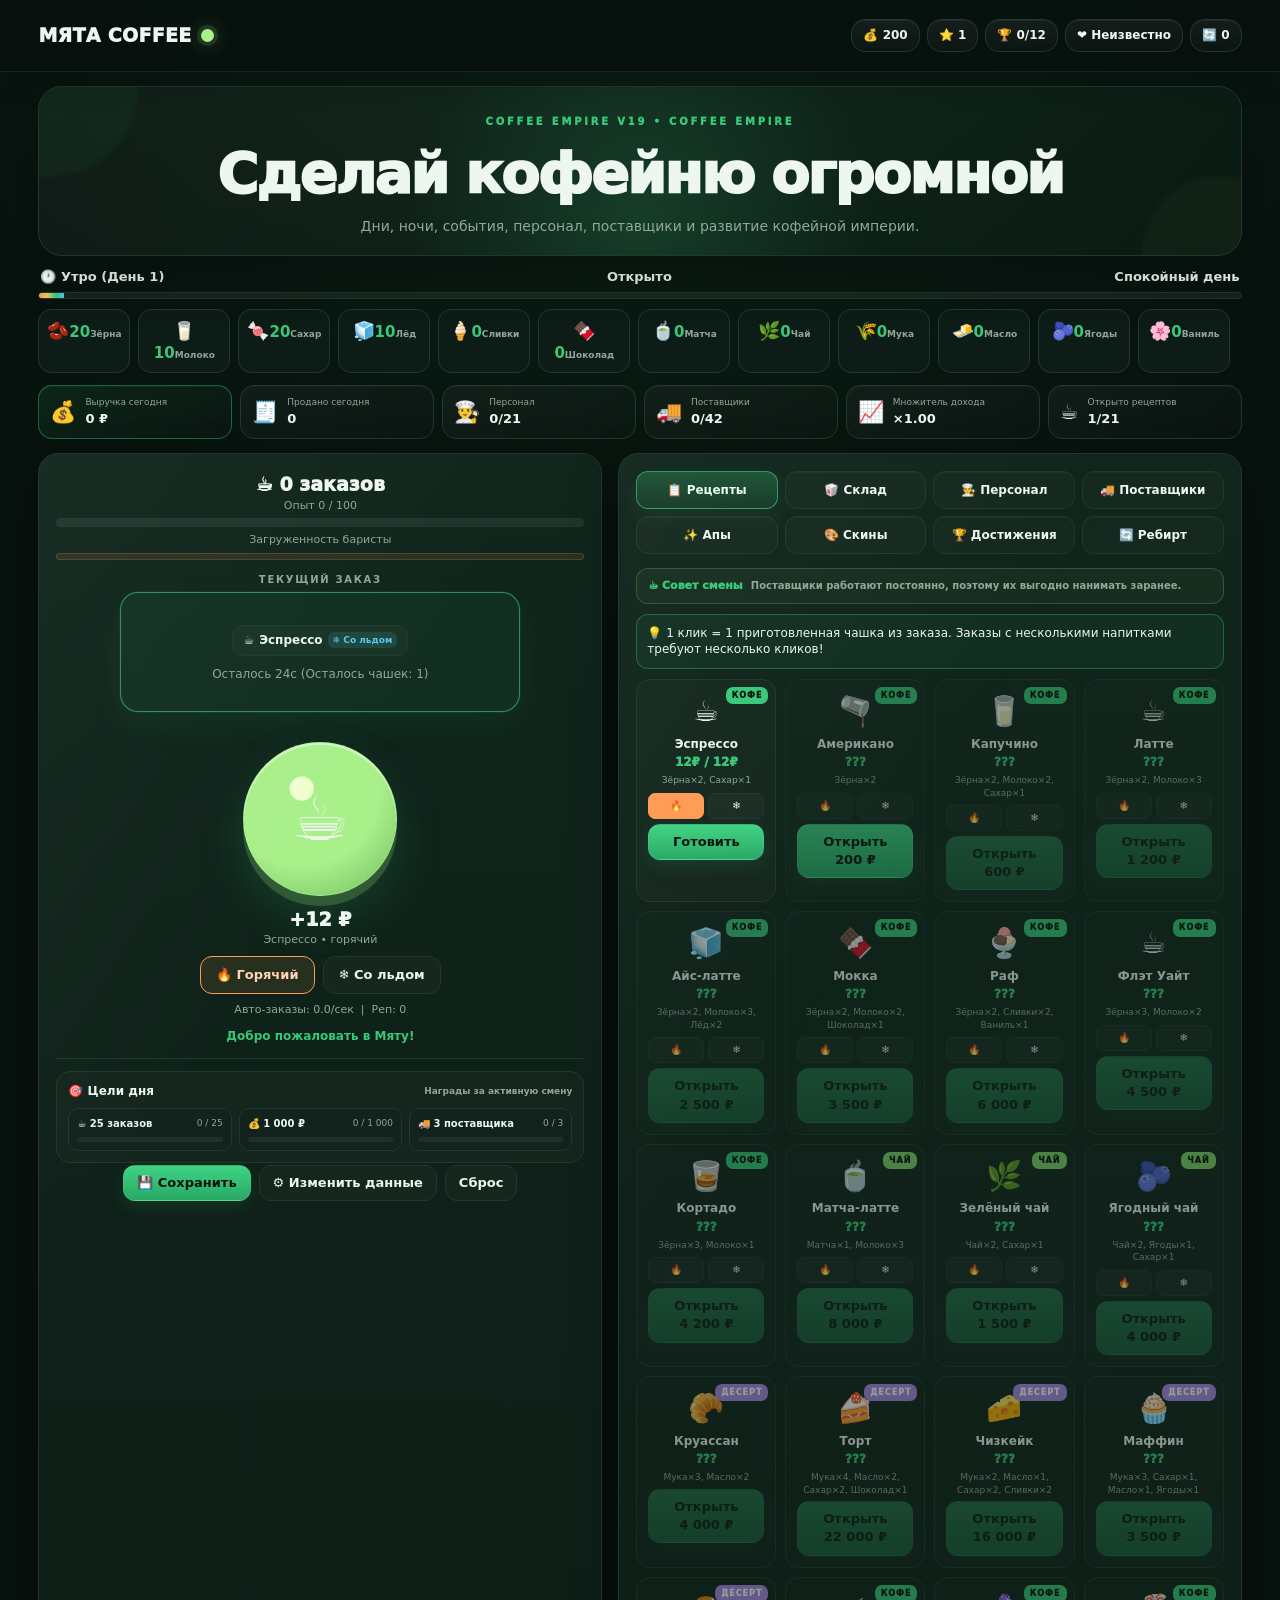
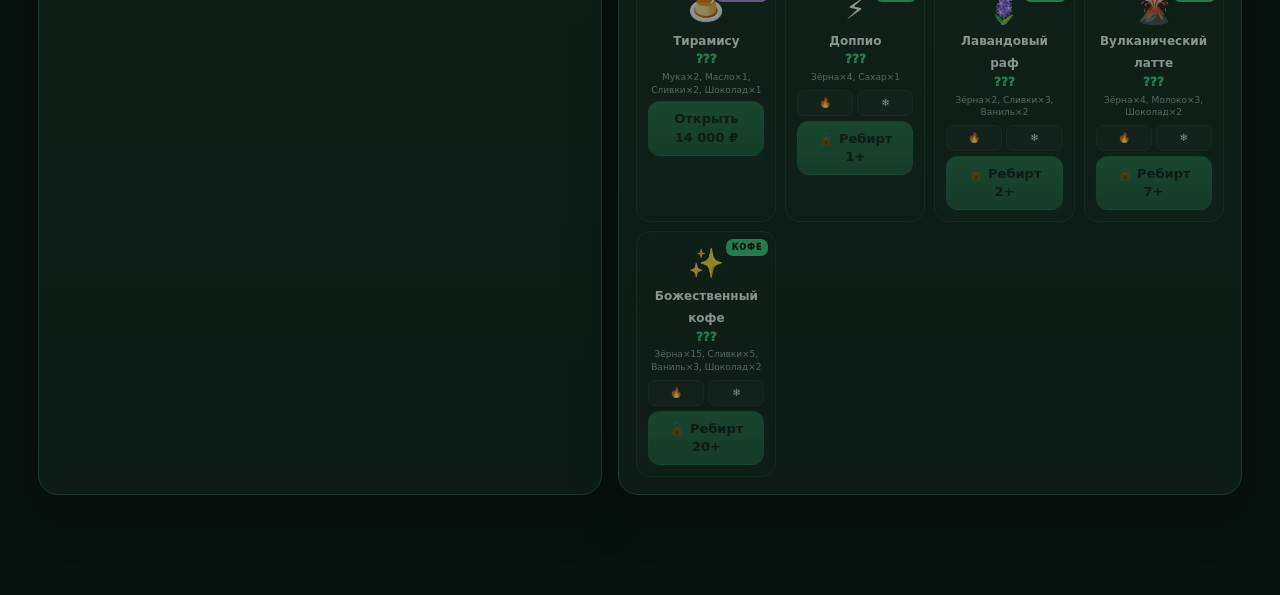
<file: index.html>
<!doctype html>
<html lang="ru">
<head>
<meta charset="UTF-8">
<meta name="viewport" content="width=device-width, initial-scale=1, maximum-scale=1, user-scalable=no">
<title>Мята Coffee — Coffee Empire v19</title>
<style>
:root{
  --ink:#eef6f0; --muted:#91a79a; --cream:#07110d; --green:#38c878; --lime:#a9ef8a;
  --line:#20382d; --gold:#f2c75c; --purple:#a98be8; --ice:#55c8ee; --hot:#ff9b54;
  --warn:#ff6b6b; --ok:#39d98a; --panel:#0d1c16; --panel2:#10251c; --tea:#80d66b;
  --nav-bg:rgba(7,17,13,.88); --shadow:0 18px 50px rgba(0,0,0,.25);
}
body.skin-classic{--cream:#15110d;--green:#c9875b;--lime:#e8c7a5;--line:#3b2a20;--nav-bg:rgba(21,17,13,.9);--panel:#211914;--panel2:#281d17}
body.skin-rose{--cream:#160b11;--green:#ee6fa7;--lime:#ffb4d0;--line:#402034;--nav-bg:rgba(22,11,17,.9);--panel:#25131c;--panel2:#2d1822}
body.skin-ocean{--cream:#07121b;--green:#52b9ff;--lime:#9fe5ff;--line:#17354a;--nav-bg:rgba(7,18,27,.9);--panel:#0c1d2b;--panel2:#10283a}
body.night,body.evening,body.skin-night{--cream:#050908 !important;--ink:#f3f8f4 !important;--muted:#8fa29a !important;--panel:#0b1511 !important;--panel2:#0f1d16 !important;--line:#1c3027 !important;--nav-bg:rgba(5,9,8,.92) !important}

*{box-sizing:border-box;-webkit-tap-highlight-color:transparent}
html{scroll-behavior:smooth;overflow-y:scroll}
body{margin:0;min-height:100vh;background:radial-gradient(circle at 50% -10%,rgba(56,200,120,.11),transparent 35%),var(--cream);color:var(--ink);font-family:Inter,ui-sans-serif,system-ui,-apple-system,BlinkMacSystemFont,"Segoe UI",Arial,sans-serif;line-height:1.4;transition:background .35s;color-scheme:dark}
button,input{font:inherit}
button{color:inherit}
.wrap{width:min(1440px,94vw);margin:auto;padding:0 0 100px}

nav{min-height:72px;display:flex;align-items:center;justify-content:space-between;gap:18px;background:var(--nav-bg);backdrop-filter:blur(18px);border-bottom:1px solid rgba(255,255,255,.07);position:sticky;top:0;z-index:30;padding:10px max(18px,3vw);box-shadow:0 8px 30px rgba(0,0,0,.18)}
.logo{font-size:19px;font-weight:950;display:flex;align-items:center;gap:9px;letter-spacing:.3px;white-space:nowrap}.logo i{width:13px;height:13px;border-radius:50%;background:var(--lime);box-shadow:0 0 0 4px rgba(169,239,138,.12),0 0 20px rgba(169,239,138,.45)}
.top{display:flex;gap:7px;flex-wrap:wrap;justify-content:flex-end}.badge{background:linear-gradient(180deg,rgba(255,255,255,.055),rgba(255,255,255,.02));border:1px solid var(--line);border-radius:14px;padding:7px 11px;font-weight:850;white-space:nowrap;font-size:12px;color:var(--ink);box-shadow:inset 0 1px rgba(255,255,255,.05)}

.hero{text-align:center;padding:28px 18px 18px;margin-top:14px;border:1px solid var(--line);border-radius:24px;background:radial-gradient(circle at 50% 80%,rgba(56,200,120,.16),transparent 38%),linear-gradient(135deg,rgba(255,255,255,.035),rgba(56,200,120,.035));box-shadow:var(--shadow);overflow:hidden;position:relative}.hero:before,.hero:after{content:"";position:absolute;border-radius:50%;filter:blur(2px);opacity:.35;pointer-events:none}.hero:before{width:180px;height:180px;background:rgba(56,200,120,.16);left:-80px;top:-90px}.hero:after{width:160px;height:160px;background:rgba(242,199,92,.1);right:-60px;bottom:-80px}.eyebrow{font-size:10px;text-transform:uppercase;letter-spacing:2.8px;color:var(--green);font-weight:950}.hero h1{font-size:clamp(30px,5vw,56px);letter-spacing:-2px;margin:6px 0 4px;font-weight:950}.sub{color:var(--muted);margin:0;font-size:14px}

.day-info{display:flex;justify-content:space-between;align-items:center;font-size:13px;font-weight:850;margin:12px 2px 6px;flex-wrap:wrap;gap:6px;color:var(--ink)}.timebar{height:7px;background:rgba(255,255,255,.06);border:1px solid var(--line);border-radius:99px;margin:6px 0 10px;overflow:hidden}.timefill{height:100%;width:0;background:linear-gradient(90deg,var(--hot),var(--gold),var(--green),var(--ice));transition:width .1s linear;box-shadow:0 0 14px rgba(56,200,120,.25)}
.event-banner{text-align:center;padding:9px 12px;border-radius:12px;font-weight:900;font-size:13px;margin:8px 0;animation:pulse 2.2s infinite;border:1px solid rgba(255,255,255,.08)}.event-morning{background:#3b2d16;color:#ffd77a}.event-rain{background:#102d3b;color:#77d9ff}.event-festival{background:#2d1d3e;color:#d7b7ff}.event-rush{background:#3d1717;color:#ff9999}.event-supply{background:#14351f;color:#9beaab}.event-inspection{background:#3c2815;color:#ffc477}@keyframes pulse{0%,100%{transform:scale(1)}50%{transform:scale(1.008)}}

.res-wrap{overflow-x:auto;-webkit-overflow-scrolling:touch;margin-bottom:12px;scrollbar-width:none}.res-wrap::-webkit-scrollbar{display:none}.res-row{display:flex;gap:8px;min-width:max-content}.res{flex:0 0 auto;width:92px;background:var(--panel);border:1px solid var(--line);border-radius:13px;padding:8px 6px;text-align:center;font-size:11px;font-weight:800}.res .n{font-size:15px;color:var(--green)}.res .cap{font-size:9px;color:var(--muted)}

.layout{display:grid;grid-template-columns:minmax(0,1fr) minmax(0,1fr);gap:16px;margin-top:14px;align-items:start}.panel{background:linear-gradient(180deg,var(--panel2),var(--panel));border:1px solid var(--line);border-radius:20px;padding:17px;box-shadow:var(--shadow);position:relative;overflow:hidden;color:var(--ink)}.panel:after{content:"";position:absolute;inset:0;pointer-events:none;background:linear-gradient(120deg,rgba(255,255,255,.035),transparent 35%)}

.stat{text-align:center;font-size:19px;font-weight:950;color:var(--ink)}.small{font-size:11px;color:var(--muted)}.bar{height:9px;background:rgba(255,255,255,.07);border:1px solid var(--line);border-radius:99px;overflow:hidden;margin:5px 0}.fill{height:100%;width:0;background:linear-gradient(90deg,var(--green),var(--lime));transition:.25s;box-shadow:0 0 12px rgba(56,200,120,.3)}.stress-bar{height:7px;background:rgba(255,155,84,.1);border:1px solid rgba(255,155,84,.2);border-radius:99px;overflow:hidden;margin:5px 0}.stress-fill{height:100%;width:0;background:linear-gradient(90deg,var(--gold),var(--hot),var(--warn));transition:.2s}.log{text-align:center;min-height:18px;color:var(--green);font-weight:850;margin-top:7px;font-size:12px}

.order-stage{text-align:center;padding:8px 0}.order-label{font-size:10px;text-transform:uppercase;letter-spacing:1.7px;color:var(--muted);font-weight:900;margin-bottom:5px}#orderCard{max-width:400px;margin:0 auto 12px;border:1px solid var(--line);border-radius:18px;padding:15px;background:radial-gradient(circle at 50% 30%,rgba(56,200,120,.09),transparent 55%),rgba(255,255,255,.018);min-height:120px;display:flex;flex-direction:column;align-items:center;justify-content:center;gap:6px;transition:.2s;box-shadow:inset 0 1px rgba(255,255,255,.04)}#orderCard.active{border-color:rgba(56,200,120,.65);background:rgba(56,200,120,.07);box-shadow:0 0 0 1px rgba(56,200,120,.08),0 12px 35px rgba(56,200,120,.08)}#orderCard .emoji{font-size:42px}#orderCard .name{font-size:16px;font-weight:950;color:var(--ink)}#orderCard .hint{color:var(--muted);font-size:12px}.order-items{display:flex;gap:8px;flex-wrap:wrap;justify-content:center;margin:4px 0}.oitem{background:rgba(255,255,255,.025);border:1px solid var(--line);border-radius:10px;padding:6px 10px;font-weight:800;font-size:12px;display:flex;align-items:center;gap:5px;color:var(--ink)}.oitem .t{font-size:9px;padding:2px 5px;border-radius:6px}.oitem .t.hot{background:rgba(255,155,84,.12);color:var(--hot)}.oitem .t.iced{background:rgba(85,200,238,.12);color:var(--ice)}.oitem .t.food{background:rgba(255,255,255,.06);color:var(--muted)}

.big-coffee{width:154px;height:154px;border:1px solid rgba(255,255,255,.16);border-radius:50%;background:radial-gradient(circle at 38% 30%,#efffcf 0 8%,var(--lime) 9% 55%,#6dbd5e 100%);display:block;margin:10px auto;font-size:64px;cursor:pointer;box-shadow:0 10px 0 rgba(65,111,61,.65),0 20px 45px rgba(56,200,120,.18),inset 0 2px rgba(255,255,255,.45);transition:.08s;touch-action:manipulation}.big-coffee:active:not(:disabled){transform:translateY(7px);box-shadow:0 3px 0 rgba(65,111,61,.65),0 12px 30px rgba(56,200,120,.12)}.big-coffee:disabled{opacity:.45;cursor:not-allowed}.big-coffee.overheat{animation:shake .4s;filter:brightness(1.2)}@keyframes shake{0%,100%{transform:translateX(0)}25%{transform:translateX(-4px)}75%{transform:translateX(4px)}}

.controls{display:flex;gap:8px;justify-content:center;flex-wrap:wrap;margin-top:8px}.toggle-btn{border:1px solid var(--line);background:rgba(255,255,255,.025);border-radius:12px;padding:9px 15px;font-weight:850;cursor:pointer;display:inline-flex;align-items:center;gap:5px;transition:.15s;font-size:13px;color:var(--ink);touch-action:manipulation}.toggle-btn:hover{transform:translateY(-1px);border-color:rgba(255,255,255,.16)}.toggle-btn.active.hot{border-color:var(--hot);color:#ffd4b5;background:rgba(255,155,84,.1)}.toggle-btn.active.iced{border-color:var(--ice);color:#b9efff;background:rgba(85,200,238,.1)}.toggle-btn:disabled{opacity:.5;cursor:not-allowed}

.tabs{display:grid;grid-template-columns:repeat(4,minmax(0,1fr));gap:7px;margin-bottom:14px;overflow:visible;padding:0}.tab{min-width:0;white-space:nowrap;overflow:hidden;text-overflow:ellipsis;padding:9px 8px;border:1px solid var(--line);background:rgba(255,255,255,.02);border-radius:12px;font-weight:850;cursor:pointer;transition:.15s;font-size:12px;color:var(--ink);box-shadow:inset 0 1px rgba(255,255,255,.03)}.tab:hover{border-color:rgba(255,255,255,.18);transform:translateY(-1px)}.tab.active{background:linear-gradient(180deg,rgba(56,200,120,.28),rgba(56,200,120,.12));color:#eaffef;border-color:rgba(56,200,120,.65);box-shadow:0 7px 20px rgba(56,200,120,.1)}

.item{border:1px solid var(--line);border-radius:14px;padding:11px;margin:7px 0;display:flex;justify-content:space-between;align-items:center;gap:8px;background:rgba(255,255,255,.018)}.item .meta{flex:1}.item .title{font-weight:900;font-size:13px;color:var(--ink)}.item .desc{font-size:10px;color:var(--muted)}
.btn,.buy{border:1px solid rgba(255,255,255,.08);background:linear-gradient(180deg,#3fd383,#28a965);color:#06130b;border-radius:12px;padding:8px 13px;font-weight:900;cursor:pointer;transition:.15s;font-size:13px;touch-action:manipulation;box-shadow:0 6px 18px rgba(56,200,120,.12)}.btn:hover,.buy:hover{transform:translateY(-1px);filter:brightness(1.06)}.btn:disabled,.buy:disabled{opacity:.4;cursor:not-allowed;transform:none}.btn.secondary{background:linear-gradient(180deg,#f4d26c,#dcae36);color:#241b05}.btn.small{padding:6px 9px;font-size:11px}.btn.danger{background:linear-gradient(180deg,#ff7777,#dc4f4f);color:#fff}.reset{border:1px solid var(--line);background:rgba(255,255,255,.025);border-radius:12px;padding:8px 13px;cursor:pointer;font-weight:850;font-size:13px;color:var(--ink);transition:.15s}.reset:hover{border-color:rgba(255,255,255,.18);transform:translateY(-1px)}

.recipe-grid{display:grid;grid-template-columns:repeat(3,1fr);gap:9px}.card{border:1px solid var(--line);border-radius:14px;padding:11px;background:rgba(255,255,255,.018);text-align:center;position:relative;transition:.16s}.card:hover{transform:translateY(-2px);border-color:rgba(56,200,120,.32);box-shadow:0 10px 25px rgba(0,0,0,.15)}.card .emoji{font-size:29px}.card b{font-size:12px;color:var(--ink)}.card .small{font-size:9px}.card .cost{color:var(--green);font-weight:950;font-size:12px}.card .ing{font-size:9px;color:var(--muted);margin-top:3px}.card .temp-row{display:flex;gap:4px;margin-top:6px}.card .temp-row button{flex:1;font-size:10px;padding:5px 2px;border-radius:7px;border:1px solid var(--line);background:rgba(255,255,255,.025);color:var(--ink);cursor:pointer;font-weight:850}.card .temp-row button.active.hot{background:var(--hot);color:#1b0d04;border-color:var(--hot)}.card .temp-row button.active.iced{background:var(--ice);color:#06151a;border-color:var(--ice)}.card .cat{font-size:8px;text-transform:uppercase;letter-spacing:1px;color:#06130b;background:var(--green);padding:3px 6px;border-radius:7px;position:absolute;top:7px;right:7px;font-weight:950}.card.cat-tea .cat{background:var(--tea)}.card.cat-dessert .cat{background:var(--purple);color:#fff}

.inv-grid{display:grid;grid-template-columns:repeat(4,1fr);gap:8px}.inv-cell{background:rgba(255,255,255,.018);border:1px solid var(--line);border-radius:12px;padding:8px;text-align:center;font-size:10px;font-weight:800}.inv-cell .emoji{font-size:21px;display:block}.inv-cell .n{font-size:13px;color:var(--green)}.inv-cell .cap{font-size:8px;color:var(--muted)}

.auto-buy-panel{border:1px solid var(--line);border-radius:14px;padding:12px;margin:8px 0 12px;background:linear-gradient(135deg,rgba(169,239,138,.08),rgba(255,255,255,.02));}.auto-buy-head{display:flex;align-items:center;justify-content:space-between;gap:10px;margin-bottom:8px}.auto-buy-title{font-weight:900;font-size:14px;color:var(--ink)}.auto-buy-sub{font-size:10px;color:var(--muted);margin-top:2px}.auto-buy-row{display:flex;gap:6px;flex-wrap:wrap;align-items:center}.auto-buy-row .btn{border-radius:10px}.auto-buy-toggle{min-width:110px}.auto-buy-toggle.on{background:var(--ok)}.auto-buy-batch{display:flex;gap:4px}.auto-buy-batch .btn.active{background:var(--gold);color:#2a2208}.auto-buy-status{font-size:10px;font-weight:800;color:var(--muted);margin-top:7px}
.staff-card,.supp,.ach{border:1px solid var(--line);border-radius:14px;padding:11px;margin:7px 0;background:rgba(255,255,255,.018)}.staff-card .head,.supp .head{display:flex;justify-content:space-between;align-items:center;gap:6px}.staff-card .emoji{font-size:24px}.staff-card .name,.supp .name{font-weight:900;font-size:13px;color:var(--ink)}.staff-card .lvl,.supp .desc{font-size:10px;color:var(--muted)}.staff-card .stats,.supp .rate{font-size:10px;color:var(--muted);margin:4px 0}.staff-card .actions{display:flex;gap:5px;flex-wrap:wrap}.ach{display:flex;gap:8px;align-items:center}.ach.done{background:rgba(56,200,120,.08);border-color:rgba(169,239,138,.5)}.ach .icon{font-size:24px}.ach .info{flex:1}.ach .title{font-weight:900;font-size:13px;color:var(--ink)}.ach .desc{font-size:10px;color:var(--muted)}.ach .progress{font-size:9px;color:var(--green);font-weight:800;margin-top:2px}.ach .reward{font-size:10px;color:var(--gold);font-weight:800;white-space:nowrap}.skin-card{border:1px solid var(--line);border-radius:14px;padding:10px;margin:7px 0;display:flex;justify-content:space-between;align-items:center;background:rgba(255,255,255,.018)}.skin-card .preview{width:38px;height:38px;border-radius:10px;border:1px solid var(--line)}.skin-card .name{font-weight:900;font-size:13px;color:var(--ink)}.skin-card .desc{font-size:10px;color:var(--muted)}

.tip{background:rgba(56,200,120,.07);border:1px solid rgba(56,200,120,.35);border-radius:12px;padding:10px;font-size:12px;color:var(--ink);margin-bottom:10px}.file-input{display:none}
#saveEditorOverlay{position:fixed;inset:0;background:rgba(0,0,0,.78);display:none;align-items:center;justify-content:center;z-index:70;padding:16px;backdrop-filter:blur(8px)}#saveEditorOverlay.show{display:flex}.save-editor{background:linear-gradient(180deg,var(--panel2),var(--panel));border:1px solid var(--line);border-radius:20px;width:min(680px,100%);max-height:min(86vh,760px);overflow:auto;padding:18px;box-shadow:0 30px 100px rgba(0,0,0,.55);color:var(--ink)}.save-editor-head{display:flex;justify-content:space-between;align-items:flex-start;gap:12px;margin-bottom:14px}.save-editor h2{margin:0 0 4px;font-size:20px}.editor-grid{display:grid;grid-template-columns:repeat(2,minmax(0,1fr));gap:9px}.editor-grid label{display:flex;flex-direction:column;gap:5px;font-size:11px;font-weight:850;color:var(--muted)}.editor-grid input{width:100%;border:1px solid var(--line);background:rgba(255,255,255,.045);color:var(--ink);border-radius:10px;padding:9px 10px;outline:none}.editor-grid input:focus{border-color:var(--green);box-shadow:0 0 0 3px rgba(56,200,120,.1)}.editor-section-title{font-size:13px;font-weight:950;margin:16px 0 8px;color:var(--ink)}.editor-actions{display:flex;gap:8px;justify-content:flex-end;margin-top:16px;flex-wrap:wrap}@media(max-width:520px){.editor-grid{grid-template-columns:1fr}.save-editor{padding:14px;border-radius:16px}}
#dayOverlay{position:fixed;inset:0;background:rgba(0,0,0,.76);display:none;align-items:center;justify-content:center;z-index:50;padding:16px;backdrop-filter:blur(7px)}#dayOverlay.show{display:flex}.day-modal{background:linear-gradient(180deg,var(--panel2),var(--panel));border-radius:20px;padding:22px;max-width:420px;width:100%;text-align:center;border:1px solid var(--line);color:var(--ink);box-shadow:0 25px 80px rgba(0,0,0,.45)}.day-modal h2{margin:0 0 10px}.day-modal .big-num{font-size:34px;font-weight:950;color:var(--green)}.day-modal .row{display:flex;justify-content:space-between;padding:9px 0;border-bottom:1px solid var(--line);font-size:14px}
.float{position:fixed;pointer-events:none;font-weight:950;font-size:16px;animation:floatUp 1.1s ease-out forwards;z-index:100}@keyframes floatUp{0%{opacity:1;transform:translateY(0) scale(1)}100%{opacity:0;transform:translateY(-50px) scale(1.2)}}.flash{animation:flash .4s}@keyframes flash{0%,100%{filter:brightness(1)}50%{filter:brightness(1.3)}}

.bottom-nav{display:none;position:fixed;bottom:10px;left:50%;transform:translateX(-50%);width:min(94vw,720px);background:rgba(9,20,15,.94);border:1px solid var(--line);border-radius:18px;z-index:20;justify-content:space-around;padding:7px;backdrop-filter:blur(16px);box-shadow:0 12px 40px rgba(0,0,0,.35)}.bottom-nav button{flex:1;background:none;border:0;border-radius:11px;font-size:10px;font-weight:850;color:var(--muted);padding:7px 2px;display:flex;flex-direction:column;align-items:center;gap:2px}.bottom-nav button.active{color:#eaffef;background:rgba(56,200,120,.12)}

@media(max-width:1050px){nav{align-items:flex-start}.layout{grid-template-columns:1fr}.tabs{grid-template-columns:repeat(4,1fr)}}
@media(max-width:700px){.wrap{width:min(96vw,620px)}nav{padding:9px 12px}.logo{font-size:16px}.top{width:100%;justify-content:flex-start}.badge{font-size:11px;padding:6px 9px}.hero{padding:22px 13px}.panel{padding:13px}.tabs{grid-template-columns:repeat(2,minmax(0,1fr));gap:6px}.tab{font-size:11px;padding:9px 7px}.recipe-grid{grid-template-columns:repeat(2,1fr)}.inv-grid{grid-template-columns:repeat(3,1fr)}.bottom-nav{display:flex}.wrap{padding-bottom:110px}}
@media(max-width:430px){.recipe-grid{grid-template-columns:1fr 1fr}.big-coffee{width:135px;height:135px;font-size:56px}.hero h1{font-size:30px}.day-info{font-size:12px}.controls{gap:6px}.toggle-btn{padding:8px 11px}}


/* v19 layout polish */
.overview-grid{display:grid;grid-template-columns:repeat(6,minmax(0,1fr));gap:8px;margin:12px 0 14px}.info-card{min-width:0;display:flex;align-items:center;gap:9px;padding:10px 11px;border:1px solid var(--line);border-radius:14px;background:linear-gradient(145deg,rgba(255,255,255,.035),rgba(255,255,255,.012));box-shadow:inset 0 1px rgba(255,255,255,.03)}.info-card.accent{border-color:rgba(56,200,120,.42);background:linear-gradient(145deg,rgba(56,200,120,.11),rgba(255,255,255,.015))}.info-card>span{font-size:21px}.info-card div{min-width:0}.info-card small{display:block;color:var(--muted);font-size:9px;white-space:nowrap;overflow:hidden;text-overflow:ellipsis}.info-card b{display:block;color:var(--ink);font-size:13px;margin-top:1px}.content-note{display:flex;gap:8px;align-items:center;margin:0 0 10px;padding:9px 11px;border:1px solid rgba(169,239,138,.2);border-radius:12px;background:rgba(169,239,138,.045);font-size:11px}.content-note span{color:var(--green);font-weight:950;white-space:nowrap}.content-note b{font-size:10px;color:var(--muted)}.mission-panel{margin:12px 0 2px;padding:11px;border:1px solid var(--line);border-radius:14px;background:rgba(255,255,255,.018)}.section-title{display:flex;justify-content:space-between;gap:8px;align-items:center;margin-bottom:8px;font-weight:900;font-size:12px}.section-title small{color:var(--muted);font-size:9px;font-weight:700}.mission-grid{display:grid;grid-template-columns:repeat(3,1fr);gap:7px}.mission{padding:8px;border:1px solid var(--line);border-radius:10px;background:rgba(0,0,0,.08)}.mission>div:first-child{display:flex;justify-content:space-between;gap:6px;font-size:9px}.mission b{font-size:10px}.mission span{color:var(--muted);white-space:nowrap}.mini-progress{height:5px;background:rgba(255,255,255,.06);border-radius:99px;overflow:hidden;margin-top:6px}.mini-progress i{display:block;width:0;height:100%;background:linear-gradient(90deg,var(--green),var(--lime));border-radius:inherit;transition:width .25s}.staff-card,.supp{margin:0}.staff-card{height:100%}.supp{height:100%}.staff-card .head,.supp .head{min-height:42px}.supp .rate{color:var(--green);font-weight:800}.tabs{align-items:stretch}.tab{display:flex;align-items:center;justify-content:center;min-height:38px}.panel{min-width:0}.layout{grid-template-columns:minmax(0,.95fr) minmax(0,1.05fr);align-items:stretch}.layout>.panel{min-width:0}.recipe-grid{grid-template-columns:repeat(4,minmax(0,1fr))}.inv-grid{grid-template-columns:repeat(4,minmax(0,1fr))}
#staffList,#suppList{display:grid;grid-template-columns:repeat(2,minmax(0,1fr));gap:8px}#staffList .staff-card,#suppList .supp{margin:0}.item{margin:0}.ach{margin:0}.skin-card{margin:0}.auto-buy-panel{margin-bottom:12px}
@media(max-width:1250px){.overview-grid{grid-template-columns:repeat(3,minmax(0,1fr))}.recipe-grid{grid-template-columns:repeat(3,minmax(0,1fr))}}
@media(max-width:1050px){.layout{grid-template-columns:1fr}.overview-grid{grid-template-columns:repeat(3,minmax(0,1fr))}.recipe-grid{grid-template-columns:repeat(4,minmax(0,1fr))}}
@media(max-width:700px){.overview-grid{grid-template-columns:repeat(2,minmax(0,1fr));gap:6px}.info-card{padding:8px}.mission-grid{grid-template-columns:1fr}.recipe-grid{grid-template-columns:repeat(2,minmax(0,1fr))}.inv-grid{grid-template-columns:repeat(3,minmax(0,1fr))}#staffList,#suppList{grid-template-columns:1fr}.content-note{align-items:flex-start;flex-direction:column;gap:2px}}
</style>
</head>
<body>
<nav>
  <div class="logo">МЯТА COFFEE<i></i></div>
  <div class="top">
    <div class="badge">💰 <span id="money">0</span></div>
    <div class="badge">⭐ <span id="level">1</span></div>
    <div class="badge">🏆 <span id="achDone">0</span>/<span id="achTotal">0</span></div>
    <div class="badge">❤️ <span id="repName">Неизвестно</span></div>
    <div class="badge">🔄 <span id="rebirthCount">0</span></div>
  </div>
</nav>

<div class="wrap">
  <section class="hero">
    <div class="eyebrow">Coffee Empire v19 • Coffee Empire</div>
    <h1>Сделай кофейню огромной</h1>
    <p class="sub">Дни, ночи, события, персонал, поставщики и развитие кофейной империи.</p>
  </section>

  <div class="day-info">
    <span>🕐 <span id="timeName">Утро</span> (День <span id="dayNum">1</span>)</span>
    <span id="statusText">Открыто</span>
    <span id="eventText">Спокойный день</span>
  </div>
  
  <div class="timebar"><div class="timefill" id="timeFill"></div></div>
  <div id="eventBanner" class="event-banner" style="display:none"></div>
  <div class="res-wrap"><div class="res-row" id="resRow"></div></div>

  <section class="overview-grid">
    <div class="info-card accent"><span>💰</span><div><small>Выручка сегодня</small><b id="dayRevenue">0 ₽</b></div></div>
    <div class="info-card"><span>🧾</span><div><small>Продано сегодня</small><b id="dayOrders">0</b></div></div>
    <div class="info-card"><span>👨‍🍳</span><div><small>Персонал</small><b id="staffTotal">0</b></div></div>
    <div class="info-card"><span>🚚</span><div><small>Поставщики</small><b id="supplierTotal">0</b></div></div>
    <div class="info-card"><span>📈</span><div><small>Множитель дохода</small><b id="incomeMult">×1.00</b></div></div>
    <div class="info-card"><span>☕</span><div><small>Открыто рецептов</small><b id="recipeTotal">0</b></div></div>
  </section>

  <div class="layout">
    <section class="panel" id="leftPanel">
      <div class="stat">☕ <span id="cups">0</span> заказов</div>
      <div class="small" style="text-align:center">Опыт <span id="xp">0</span> / <span id="need">100</span></div>
      <div class="bar"><div class="fill" id="xpbar"></div></div>
      <div class="small" style="text-align:center">Загруженность баристы</div>
      <div class="stress-bar"><div class="stress-fill" id="stressFill"></div></div>
      
      <div class="order-stage">
        <div class="order-label">Текущий заказ</div>
        <div id="orderCard">
          <div class="emoji">🍃</div>
          <div class="name">Заказов пока нет</div>
          <div class="hint">Кликай по кружке, чтобы приготовить выбранный рецепт</div>
        </div>
      </div>

      <button class="big-coffee" id="coffeeBtn" title="Приготовить выбранный рецепт">☕</button>
      <div class="stat">+<span id="click">0</span> ₽</div>
      <div class="small" style="text-align:center" id="clickInfo">Эспрессо • горячий</div>
      
      <div class="controls">
        <button class="toggle-btn hot active" id="btnHot">🔥 Горячий</button>
        <button class="toggle-btn iced" id="btnIced">❄️ Со льдом</button>
      </div>

      <p class="small" style="text-align:center;margin-top:8px">Авто-заказы: <span id="autoRate">0</span>/сек &nbsp;|&nbsp; Реп: <span id="rep">0</span></p>
      <div class="log" id="log">Добро пожаловать в Мяту!</div>
      
      <hr style="border:0;border-top:1px solid var(--line);margin:12px 0">
      
      <div class="mission-panel">
        <div class="section-title"><span>🎯 Цели дня</span><small>Награды за активную смену</small></div>
        <div class="mission-grid">
          <div class="mission"><div><b>☕ 25 заказов</b><span id="goalOrders">0 / 25</span></div><div class="mini-progress"><i id="goalOrdersBar"></i></div></div>
          <div class="mission"><div><b>💰 1 000 ₽</b><span id="goalMoney">0 / 1 000</span></div><div class="mini-progress"><i id="goalMoneyBar"></i></div></div>
          <div class="mission"><div><b>🚚 3 поставщика</b><span id="goalSuppliers">0 / 3</span></div><div class="mini-progress"><i id="goalSuppliersBar"></i></div></div>
        </div>
      </div>

      <div style="display:flex;gap:8px;justify-content:center;flex-wrap:wrap">
        <button class="buy" id="saveBtn">💾 Сохранить</button>
        <button class="reset" id="editSaveBtn">⚙️ Изменить данные</button>
        <button class="reset" id="resetBtn">Сброс</button>
      </div>
    </section>

    <section class="panel">
      <div class="tabs" id="tabBar">
        <button class="tab active" data-tab="recipes">📋 Рецепты</button>
        <button class="tab" data-tab="storage">🥡 Склад</button>
        <button class="tab" data-tab="staff">👨‍🍳 Персонал</button>
        <button class="tab" data-tab="suppliers">🚚 Поставщики</button>
        <button class="tab" data-tab="upgrades">✨ Апы</button>
        <button class="tab" data-tab="skins">🎨 Скины</button>
        <button class="tab" data-tab="ach">🏆 Достижения</button>
        <button class="tab" data-tab="rebirth">🔄 Ребирт</button>
      </div>

      <div class="content-note"><span>☕ Совет смены</span><b id="shiftTip">Следи за молоком и зёрнами — это самые востребованные ингредиенты.</b></div>

      <div id="recipes">
        <div class="tip">💡 1 клик = 1 приготовленная чашка из заказа. Заказы с несколькими напитками требуют несколько кликов!</div>
        <div class="recipe-grid" id="recipeCards"></div>
      </div>
      
      <div id="storage" style="display:none">
        <p class="small" style="margin-top:0">Закупка ингредиентов (партиями по 10 шт).</p>
        <div class="inv-grid" id="invGrid"></div>
      </div>
      
      <div id="staff" style="display:none">
        <p class="small" style="margin-top:0">Персонал автоматически готовит заказы. Здесь же можно включить автоматическую закупку ингредиентов.</p>
        <div class="auto-buy-panel">
          <div class="auto-buy-head"><div><div class="auto-buy-title">🛒 Персонал-закупщик</div><div class="auto-buy-sub">Следит за запасами и докупает ингредиенты для открытых рецептов.</div></div><button class="btn auto-buy-toggle" id="autoBuyToggle">Выключено</button></div>
          <div class="auto-buy-row"><span class="small">Покупать:</span><div class="auto-buy-batch"><button class="btn small" id="autoBuy1">×1</button><button class="btn small" id="autoBuy10">×10</button></div></div>
          <div class="auto-buy-status" id="autoBuyStatus">Нужен хотя бы 1 нанятый сотрудник.</div>
        </div>
        <div id="staffList"></div>
      </div>
      
      <div id="suppliers" style="display:none">
        <p class="small" style="margin-top:0">Нанимай поставщиков для постоянной доставки ресурсов. Чем больше штат — тем быстрее пополняется склад.</p>
        <div id="suppList"></div>
      </div>
      
      <div id="upgrades" style="display:none">
        <p class="small" style="margin-top:0">Постоянные улучшения для кофейни (сбрасываются при ребирте).</p>
        <div id="upgradeList"></div>
      </div>
      
      <div id="skins" style="display:none">
        <p class="small" style="margin-top:0">Меняй внешний вид кофейни.</p>
        <div id="skinList"></div>
      </div>
      
      <div id="ach" style="display:none">
        <p class="small" style="margin-top:0">Выполняй цели и получай бонусы навсегда.</p>
        <div id="achList"></div>
      </div>
      
      <div id="rebirth" style="display:none">
        <div style="text-align:center;padding:12px">
          <div style="font-size:28px;color:var(--purple);font-weight:900">+<span id="bonus">0</span>% к доходу</div>
          <div class="small" style="margin: 10px 0; padding: 10px; background: rgba(0,0,0,0.05); border-radius: 8px;">
              Прогресс для ребирта:<br>
              <b id="rebirthEarned" style="font-size: 16px; color: var(--green);">0</b> / <b>100 000 ₽</b>
          </div>
          <p class="small" style="color: var(--muted)">Ребирт сбросит текущие деньги, склад, персонал и улучшения, но оставит достижения, скины и даст +25% к доходу навсегда!</p>
          <button class="btn" id="rebirthBtn" style="margin-top:8px;padding:10px 20px;font-size:14px">🔄 Сделать ребирт</button>
        </div>
      </div>
    </section>
  </div>
</div>

<div class="bottom-nav">
  <button data-tab="recipes">📋<span>Рецепты</span></button>
  <button data-tab="storage">🥡<span>Склад</span></button>
  <button data-tab="staff">👨‍🍳<span>Персонал</span></button>
  <button data-tab="upgrades">✨<span>Апы</span></button>
  <button data-tab="skins">🎨<span>Скины</span></button>
  <button data-tab="ach">🏆<span>Ачивки</span></button>
</div>

<div id="saveEditorOverlay">
  <div class="save-editor">
    <div class="save-editor-head">
      <div>
        <h2>⚙️ Редактор сохранения</h2>
        <div class="small">Можно изменить деньги, уровень, опыт, ребирты, репутацию и склад.</div>
      </div>
      <button class="reset" id="closeSaveEditor">✕</button>
    </div>
    <div class="editor-grid">
      <label>💰 Деньги<input id="editMoney" type="number" min="0" step="1"></label>
      <label>☕ Заказов / чашек<input id="editCups" type="number" min="0" step="1"></label>
      <label>⭐ Уровень<input id="editLevel" type="number" min="1" step="1"></label>
      <label>✨ Опыт<input id="editXp" type="number" min="0" step="1"></label>
      <label>🔄 Ребирты<input id="editRebirth" type="number" min="0" step="1"></label>
      <label>❤️ Репутация<input id="editRep" type="number" min="0" step="1"></label>
    </div>
    <div class="editor-section-title">📦 Склад</div>
    <div class="editor-grid" id="editorIngredients"></div>
    <div class="editor-actions">
      <button class="btn" id="saveEditedData">💾 Применить изменения</button>
      <button class="reset" id="cancelEditedData">Отмена</button>
    </div>
  </div>
</div>

<div id="dayOverlay">
  <div class="day-modal">
    <h2>🌙 Кофейня закрыта</h2>
    <p class="small">День <span id="modalDay">1</span> завершён</p>
    <div class="big-num" id="modalMoney">0 ₽</div>
    <div class="row"><span>Заказов сегодня:</span><b id="modalCups">0</b></div>
    <div class="row"><span>Репутация:</span><b id="modalRep">0</b></div>
    <div class="row"><span>Бонус за день:</span><b id="modalBonus">+0 ₽</b></div>
    <p class="small" id="modalComment">Неплохой день!</p>
    <button class="btn" id="openMorningBtn" style="margin-top:14px;padding:12px 28px;font-size:15px">☀️ Открыть утром</button>
  </div>
</div>

<script>const SAVE_VERSION = 21; 
const DAY_DURATION = 90;

const INGREDIENTS = {
  beans:{emoji:'🫘',name:'Зёрна',baseCost:2,cap:400},milk:{emoji:'🥛',name:'Молоко',baseCost:3,cap:400},
  sugar:{emoji:'🍬',name:'Сахар',baseCost:1,cap:600},ice:{emoji:'🧊',name:'Лёд',baseCost:2,cap:600},
  cream:{emoji:'🍦',name:'Сливки',baseCost:5,cap:300},chocolate:{emoji:'🍫',name:'Шоколад',baseCost:8,cap:240},
  matcha:{emoji:'🍵',name:'Матча',baseCost:12,cap:200},tea:{emoji:'🌿',name:'Чай',baseCost:6,cap:240},
  flour:{emoji:'🌾',name:'Мука',baseCost:4,cap:400},butter:{emoji:'🧈',name:'Масло',baseCost:7,cap:240},
  berries:{emoji:'🫐',name:'Ягоды',baseCost:10,cap:200},vanilla:{emoji:'🌸',name:'Ваниль',baseCost:15,cap:160}
};

const RECIPES = {
  espresso:{emoji:'☕',name:'Эспрессо',cat:'coffee',base:12,hot:true,iced:false,ing:{beans:2,sugar:1}},
  americano:{emoji:'🫗',name:'Американо',cat:'coffee',base:15,hot:true,iced:true,ing:{beans:2},cost:200},
  cap:{emoji:'🥛',name:'Капучино',cat:'coffee',base:28,hot:true,iced:false,ing:{beans:2,milk:2,sugar:1},cost:600},
  latte:{emoji:'☕',name:'Латте',cat:'coffee',base:35,hot:true,iced:true,ing:{beans:2,milk:3},cost:1200},
  iceLatte:{emoji:'🧊',name:'Айс-латте',cat:'coffee',base:45,hot:false,iced:true,ing:{beans:2,milk:3,ice:2},cost:2500},
  mocha:{emoji:'🍫',name:'Мокка',cat:'coffee',base:55,hot:true,iced:true,ing:{beans:2,milk:2,chocolate:1},cost:3500},
  raf:{emoji:'🍨',name:'Раф',cat:'coffee',base:70,hot:true,iced:true,ing:{beans:2,cream:2,vanilla:1},cost:6000},
  flatWhite:{emoji:'☕',name:'Флэт Уайт',cat:'coffee',base:40,hot:true,iced:false,ing:{beans:3,milk:2},cost:4500},
  cortado:{emoji:'🥃',name:'Кортадо',cat:'coffee',base:38,hot:true,iced:false,ing:{beans:3,milk:1},cost:4200},
  matchaLatte:{emoji:'🍵',name:'Матча-латте',cat:'tea',base:75,hot:true,iced:true,ing:{matcha:1,milk:3},cost:8000},
  greenTea:{emoji:'🌿',name:'Зелёный чай',cat:'tea',base:30,hot:true,iced:true,ing:{tea:2,sugar:1},cost:1500},
  berryTea:{emoji:'🫐',name:'Ягодный чай',cat:'tea',base:45,hot:true,iced:true,ing:{tea:2,berries:1,sugar:1},cost:4000},
  croissant:{emoji:'🥐',name:'Круассан',cat:'dessert',base:220,hot:false,iced:false,ing:{flour:3,butter:2},cost:4000},
  cake:{emoji:'🍰',name:'Торт',cat:'dessert',base:900,hot:false,iced:false,ing:{flour:4,butter:2,sugar:2,chocolate:1},cost:22000},
  cheesecake:{emoji:'🧀',name:'Чизкейк',cat:'dessert',base:650,hot:false,iced:false,ing:{flour:2,butter:1,sugar:2,cream:2},cost:16000},
  muffin:{emoji:'🧁',name:'Маффин',cat:'dessert',base:180,hot:false,iced:false,ing:{flour:3,sugar:1,butter:1,berries:1},cost:3500},
  tiramisu:{emoji:'🍮',name:'Тирамису',cat:'dessert',base:520,hot:false,iced:false,ing:{flour:2,butter:1,cream:2,chocolate:1},cost:14000},
  doppio:{emoji:'⚡',name:'Доппио',cat:'coffee',base:65,hot:true,iced:false,ing:{beans:4,sugar:1},cost:5000,rebirthReq:1},
  lavenderRaf:{emoji:'🪻',name:'Лавандовый раф',cat:'coffee',base:120,hot:true,iced:true,ing:{beans:2,cream:3,vanilla:2},cost:15000,rebirthReq:2},
  volcanoLatte:{emoji:'🌋',name:'Вулканический латте',cat:'coffee',base:280,hot:true,iced:true,ing:{beans:4,milk:3,chocolate:2},cost:100000,rebirthReq:7},
  divine:{emoji:'✨',name:'Божественный кофе',cat:'coffee',base:3500,hot:true,iced:true,ing:{beans:15,cream:5,vanilla:3,chocolate:2},cost:1000000,rebirthReq:20}
};

const STAFF_DEF=[
  {id:'bar1',emoji:'👨‍🍳',name:'Бариста',role:'coffee',speed:0.35,tip:0.05,cost:300,count:0},
  {id:'bar2',emoji:'👩‍🍳',name:'Шеф-бариста',role:'coffee',speed:1.2,tip:0.15,cost:2800,count:0},
  {id:'tea1',emoji:'🍵',name:'Чайный мастер',role:'tea',speed:1.0,tip:0.10,cost:2200,count:0},
  {id:'bak1',emoji:'🥐',name:'Пекарь',role:'dessert',speed:0.6,tip:0.08,cost:3500,count:0},
  {id:'bak2',emoji:'👨‍🍳',name:'Шеф-пекарь',role:'dessert',speed:1.8,tip:0.14,cost:9000,count:0},
  {id:'rob1',emoji:'🤖',name:'Робот-бариста',role:'any',speed:3.0,tip:0.06,cost:15000,count:0},
  {id:'fab1',emoji:'🏭',name:'Фабрика кофе',role:'any',speed:12,tip:0.10,cost:80000,count:0}
];

const SUPPLIERS_DEF=[
  {id:'sup_beans',emoji:'🫘',name:'Обжарщик зёрен',ing:'beans',rate:1.5,cost:800,count:0},
  {id:'sup_milk',emoji:'🥛',name:'Молочная ферма',ing:'milk',rate:2.0,cost:1000,count:0},
  {id:'sup_ice',emoji:'🧊',name:'Льдозавод',ing:'ice',rate:2.5,cost:1200,count:0},
  {id:'sup_sugar',emoji:'🧂',name:'Сахарный завод',ing:'sugar',rate:2.2,cost:1100,count:0},
  {id:'sup_flour',emoji:'🌾',name:'Мельница',ing:'flour',rate:1.8,cost:1400,count:0},
  {id:'sup_butter',emoji:'🧈',name:'Маслодельня',ing:'butter',rate:1.5,cost:1800,count:0},
  {id:'sup_cream',emoji:'🥛',name:'Сливочная ферма',ing:'cream',rate:1.3,cost:2200,count:0},
  {id:'sup_chocolate',emoji:'🍫',name:'Шоколадная фабрика',ing:'chocolate',rate:1.1,cost:2600,count:0},
  {id:'sup_vanilla',emoji:'🌼',name:'Ванильная плантация',ing:'vanilla',rate:0.9,cost:3200,count:0},
  {id:'sup_tea',emoji:'🍃',name:'Чайная плантация',ing:'tea',rate:1.4,cost:2400,count:0},
  {id:'sup_berries',emoji:'🫐',name:'Ягодная ферма',ing:'berries',rate:1.0,cost:3000,count:0},
  {id:'sup_matcha',emoji:'🍵',name:'Матча-плантация',ing:'matcha',rate:0.8,cost:4200,count:0},
  {id:'sup_premium',emoji:'💎',name:'Премиум поставщик',ing:'all',rate:0.8,cost:5000,count:0},
  {id:'sup_mega',emoji:'🚚',name:'Мега-дистрибьютор',ing:'all',rate:2.5,cost:25000,count:0}
];

const UPGRADES=[
  {id:'u1',name:'Удобные стаканчики',desc:'+3₽ к цене напитка',cost:500,type:'base',val:3},
  {id:'u2',name:'Сиропы',desc:'+10₽ к цене напитка',cost:3000,type:'base',val:10},
  {id:'u3',name:'Премиум зерно',desc:'+25₽ к цене напитка',cost:15000,type:'base',val:25},
  {id:'u4',name:'Золотые турки',desc:'+80₽ к цене напитка',cost:100000,type:'base',val:80},
  {id:'u5',name:'Стеллажи',desc:'+50% к складу',cost:6000,type:'cap',val:0.5},
  {id:'u6',name:'Реклама',desc:'+25% клиентов',cost:10000,type:'spawn',val:0.25}
];

const SKINS=[
  {id:'mint',name:'Мята',desc:'Темная мята',class:'',cost:0,unlocked:true},
  {id:'classic',name:'Классика',desc:'Тёплые кофейные тона',class:'skin-classic',cost:5000},
  {id:'rose',name:'Розовая мечта',desc:'Нежная розовая тема',class:'skin-rose',cost:15000},
  {id:'ocean',name:'Океан',desc:'Прохладная синяя тема',class:'skin-ocean',cost:25000},
  {id:'night',name:'Ночная',desc:'Глубокая ночная тема',class:'skin-night',cost:0,rebirthReq:3}
];

const ACHIEVEMENTS=[
  {id:'a1',icon:'☕',title:'Первые чашки',desc:'Продать 100 напитков',target:100,type:'cups',reward:0.05},
  {id:'a2',icon:'💰',title:'Начинающий бизнес',desc:'Заработать 25 000 ₽',target:25000,type:'earned',reward:0.08},
  {id:'a3',icon:'❄️',title:'Ледяной король',desc:'Продать 150 холодных напитков',target:150,type:'iced',reward:0.10},
  {id:'a4',icon:'🔥',title:'Горячая десятка',desc:'Продать 150 горячих напитков',target:150,type:'hot',reward:0.10},
  {id:'a5',icon:'🥐',title:'Кондитер',desc:'Продать 100 десертов',target:100,type:'dessert',reward:0.12},
  {id:'a6',icon:'👨‍🍳',title:'Команда мечты',desc:'Нанять 15 сотрудников',target:15,type:'staff',reward:0.12},
  {id:'a7',icon:'🚚',title:'Автоматизация',desc:'Нанять 5 поставщиков',target:5,type:'suppliers',reward:0.10},
  {id:'a8',icon:'⭐',title:'Уровень 30',desc:'Достичь 30 уровня',target:30,type:'level',reward:0.15},
  {id:'a9',icon:'🏆',title:'Кофейная империя',desc:'Сделать 3 ребирта',target:3,type:'rebirth',reward:0.25},
  {id:'a10',icon:'❤️',title:'Любимая кофейня',desc:'Достичь 50 репутации',target:50,type:'rep',reward:0.10},
  {id:'a11',icon:'🌙',title:'Ночная смена',desc:'Продать 50 заказов ночью',target:50,type:'night',reward:0.12},
  {id:'a12',icon:'📅',title:'Рабочая неделя',desc:'Закрыть 7 дней',target:7,type:'days',reward:0.15}
];

const EVENTS=[
  {id:'morning',name:'☕ Утренний час пик',desc:'Много заказов на кофе',class:'event-morning',effect:'spawn',val:2.5,dur:20},
  {id:'rain',name:'🌧️ Дождь',desc:'Меньше клиентов, все хотят горячее',class:'event-rain',effect:'hot',val:1.5,dur:30},
  {id:'festival',name:'🎉 Фестиваль кофе',desc:'Чаевые ×2',class:'event-festival',effect:'tips',val:2,dur:25},
  {id:'rush',name:'⚡ Обеденный rush',desc:'Заказы появляются очень быстро',class:'event-rush',effect:'spawn',val:3,dur:15},
  {id:'supply',name:'🚚 Оптовая поставка',desc:'Ингредиенты дешевле на 30%',class:'event-supply',effect:'cheap',val:0.7,dur:40},
  {id:'inspection',name:'🔍 Проверка СЭС',desc:'Ошибки снижают репутацию сильнее',class:'event-inspection',effect:'strict',val:2,dur:25}
];

function createDefaultState(){
  const inv={}; Object.keys(INGREDIENTS).forEach(k=>inv[k]=0); inv.beans=20; inv.milk=10; inv.sugar=20; inv.ice=10;
  return {money:200,cups:0,xp:0,level:1,earned:0,totalEarned:0,rebirth:0,rep:0,baseBonus:0,spawnRate:1,capMult:1,autoBuyerEnabled:false,autoBuyBatch:10,autoBuyMin:10,recipes:{espresso:true},inv,staff:STAFF_DEF.map(s=>({...s})),suppliers:SUPPLIERS_DEF.map(s=>({...s})),upgrades:UPGRADES.map(u=>({...u, bought:0})),achievements:ACHIEVEMENTS.map(a=>({...a})),skins:SKINS.map(s=>({...s})),activeSkin:'mint',day:1,dayOpen:true,dayTime:0,stats:{iced:0,hot:0,dessert:0,staffHired:0,suppliersHired:0,night:0,daysClosed:0},saveVersion:SAVE_VERSION};
}

let S=createDefaultState();
let currentOrder=null,selectedRecipe='espresso',selectedTemp='hot',orderTimer=0,autoSaveTimer=0,lastTick=performance.now(),stress=0,lastClickTime=0,currentEvent=null,eventTimer=0,nextEventTime=45+Math.random()*45,nightTimer=0,audioCtx=null,dayMoney=0,dayCups=0,dayRep=0,uiTimer=0,needsUIUpdate=true;

const $=id=>document.getElementById(id);

function initAudio(){if(!audioCtx)audioCtx=new(window.AudioContext||window.webkitAudioContext)();}
function playSound(type){
  if(!audioCtx)return; try{
    const osc=audioCtx.createOscillator(),gain=audioCtx.createGain(),now=audioCtx.currentTime;
    osc.connect(gain); gain.connect(audioCtx.destination);
    if(type==='click'){osc.type='sine';osc.frequency.setValueAtTime(600,now);osc.frequency.exponentialRampToValueAtTime(300,now+0.1);gain.gain.setValueAtTime(0.1,now);gain.gain.exponentialRampToValueAtTime(0.01,now+0.1);osc.start(now);osc.stop(now+0.1);}
    else if(type==='sell'){osc.type='triangle';osc.frequency.setValueAtTime(800,now);osc.frequency.exponentialRampToValueAtTime(1200,now+0.15);gain.gain.setValueAtTime(0.12,now);gain.gain.exponentialRampToValueAtTime(0.01,now+0.2);osc.start(now);osc.stop(now+0.2);}
    else if(type==='error'){osc.type='sawtooth';osc.frequency.setValueAtTime(200,now);osc.frequency.linearRampToValueAtTime(100,now+0.25);gain.gain.setValueAtTime(0.1,now);gain.gain.exponentialRampToValueAtTime(0.01,now+0.25);osc.start(now);osc.stop(now+0.25);}
    else if(type==='ach'){osc.type='sine';osc.frequency.setValueAtTime(523,now);osc.frequency.setValueAtTime(659,now+0.1);osc.frequency.setValueAtTime(784,now+0.2);gain.gain.setValueAtTime(0.1,now);gain.gain.linearRampToValueAtTime(0,now+0.4);osc.start(now);osc.stop(now+0.4);}
    else if(type==='event'){osc.type='square';osc.frequency.setValueAtTime(440,now);osc.frequency.setValueAtTime(554,now+0.1);osc.frequency.setValueAtTime(659,now+0.2);gain.gain.setValueAtTime(0.08,now);gain.gain.linearRampToValueAtTime(0,now+0.5);osc.start(now);osc.stop(now+0.5);}
    else if(type==='dayend'){osc.type='sine';osc.frequency.setValueAtTime(440,now);osc.frequency.setValueAtTime(349,now+0.2);osc.frequency.setValueAtTime(262,now+0.5);gain.gain.setValueAtTime(0.12,now);gain.gain.linearRampToValueAtTime(0,now+0.8);osc.start(now);osc.stop(now+0.8);}
  }catch(e){}
}

function needXp(){return 100+(S.level-1)*130;}
function rebirthMult(){return 1+S.rebirth*0.25;}
function achMult(){return 1+S.achievements.filter(a=>a.claimed).reduce((s,a)=>s+a.reward,0);}
function totalMult(){return rebirthMult()*achMult();}
function cap(ing){return Math.floor(INGREDIENTS[ing].cap*S.capMult);}
function ingCost(ing,qty=10){
  let c=INGREDIENTS[ing].baseCost * qty * (1+S.level*0.02);
  if(currentEvent&&currentEvent.effect==='cheap')c*=currentEvent.val;
  return Math.floor(c);
}
function recipePrice(id,temp){const r=RECIPES[id];if(!r)return 0;let price=r.base+S.baseBonus;if(temp==='iced'&&r.iced)price+=Math.floor(r.base*0.4);return Math.max(1,price);}
function canCraft(id,temp){const r=RECIPES[id];if(!r)return false;if(temp==='iced'&&!r.iced)return false;if(temp==='hot'&&!r.hot)return false;for(const[ing,need]of Object.entries(r.ing)){if((S.inv[ing]||0)<need)return false;}if(temp==='iced'&&(S.inv.ice||0)<1)return false;return true;}

function log(t){$('log').textContent=t;setTimeout(()=>{if($('log').textContent===t)$('log').textContent='';},2200);}

// ШИФРОВАНИЕ СОХРАНЕНИЙ (Защита от изменения блокнотом)
function serializeSave(stateData){
  const jsonStr = JSON.stringify(stateData);
  return btoa(encodeURIComponent(jsonStr)); // Кодируем в Base64
}

function deserializeSave(encodedStr){
  try{
    const jsonStr = decodeURIComponent(atob(encodedStr));
    return JSON.parse(jsonStr);
  }catch(e){
    // Если кодировка повреждена или файл изменен вручную без ума — пробуем прочитать как обычный JSON на всякий случай
    return JSON.parse(encodedStr);
  }
}

function saveGame(){
  const encrypted = serializeSave(S);
  localStorage.setItem('myataCoffeeSecureV14', encrypted);
}

function loadGame(){
  try{
    const raw = localStorage.getItem('myataCoffeeSecureV14') || localStorage.getItem('myataCoffeeRebirthV20') || localStorage.getItem('myataCoffeeRebirthV19') || localStorage.getItem('myataCoffeeRebirthV13') || localStorage.getItem('myataCoffeeRebirthV12');
    if(!raw)return;
    const loaded = deserializeSave(raw);
    if(!loaded || typeof loaded.money !== 'number') return;
    
    S={...S,...loaded};
    if(!S.staff||S.staff.length!==STAFF_DEF.length)S.staff=STAFF_DEF.map(s=>({...s}));
    if(!Array.isArray(S.suppliers)) S.suppliers=[];
  const oldSuppliers=new Map(S.suppliers.map(s=>[s.id,s]));
  S.suppliers=SUPPLIERS_DEF.map(def=>({...def,...(oldSuppliers.get(def.id)||{}),count:Math.max(0,Number(oldSuppliers.get(def.id)?.count||0)),cost:Number(oldSuppliers.get(def.id)?.cost||def.cost)}));
    if(!S.achievements||S.achievements.length!==ACHIEVEMENTS.length)S.achievements=ACHIEVEMENTS.map(a=>({...a}));
    if(!S.skins||S.skins.length!==SKINS.length)S.skins=SKINS.map(s=>({...s}));
    if(!S.upgrades||S.upgrades.length!==UPGRADES.length)S.upgrades=UPGRADES.map(u=>({...u, bought:0}));
    S.upgrades=UPGRADES.map(def=>{const old=S.upgrades.find(x=>x.id===def.id)||{};const bought=Math.max(0,Math.floor(Number(old.bought)||0));return {...def,bought,cost:Math.floor(def.cost*Math.pow(1.5,bought))};});
    S.baseBonus=S.upgrades.filter(u=>u.type==='base').reduce((sum,u)=>sum+u.val*u.bought,0);
    if(!S.inv){S.inv={};Object.keys(INGREDIENTS).forEach(k=>S.inv[k]=0);}
    Object.keys(INGREDIENTS).forEach(k=>{if(S.inv[k]==null)S.inv[k]=0});
    if(!S.recipes)S.recipes={espresso:true};
    if(!S.stats)S.stats={iced:0,hot:0,dessert:0,staffHired:0,suppliersHired:0,night:0,daysClosed:0};
    if(!S.activeSkin)S.activeSkin='mint';
    if(S.dayOpen===undefined)S.dayOpen=true;
    if(S.totalEarned===undefined)S.totalEarned=S.earned||0;
    if(S.autoBuyerEnabled===undefined)S.autoBuyerEnabled=false;
    if(S.autoBuyBatch!==1&&S.autoBuyBatch!==10)S.autoBuyBatch=10;
    if(!Number.isFinite(S.autoBuyMin)||S.autoBuyMin<1)S.autoBuyMin=10;
    S.saveVersion=SAVE_VERSION;
  }catch(e){console.error('Ошибка загрузки сохранения:',e);}
}

function exportSave(){
  const encrypted = serializeSave(S);
  const blob=new Blob([encrypted],{type:'text/plain'});
  const url=URL.createObjectURL(blob);
  const a=document.createElement('a');
  a.href=url;
  a.download=`myata_secure_save_day${S.day}.dat`;
  document.body.appendChild(a);a.click();a.remove();
  URL.revokeObjectURL(url);
  log('📤 Защищенное сохранение экспортировано');
  playSound('click');
}

function importSave(file){
  const reader=new FileReader();
  reader.onload=(e)=>{
    try{
      const loaded = deserializeSave(e.target.result);
      if(!loaded || typeof loaded.money!=='number'){
        log('❌ Неверный или поврежденный файл'); playSound('error'); return;
      }
      S={...S,...loaded};
      if(!S.upgrades)S.upgrades=UPGRADES.map(u=>({...u, bought:0}));
      applySkin(S.activeSkin);
      saveGame();
      log('📥 Сохранение успешно загружено');
      playSound('ach');
      needsUIUpdate=true;
      buildStaticDOM();
    }catch(err){
      log('❌ Ошибка импорта файла'); playSound('error');
    }
  };
  reader.readAsText(file);
}

function applySkin(id){const skin=S.skins.find(s=>s.id===id);if(!skin)return;S.activeSkin=id;applyTimeEffects();}
function buySkin(id){const skin=S.skins.find(s=>s.id===id);if(!skin||skin.unlocked)return;if(skin.rebirthReq&&S.rebirth<skin.rebirthReq){log('🔒 Нужен ребирт '+skin.rebirthReq);return;}if(S.money<skin.cost){log('💸 Не хватает денег');return;}S.money-=skin.cost;skin.unlocked=true;log('🎨 Скин "'+skin.name+'" открыт!');playSound('sell');activateSkin(id);}
function activateSkin(id){const skin=S.skins.find(s=>s.id===id);if(!skin||!skin.unlocked){log('🔒 Скин не открыт');return;}applySkin(id);log('🎨 Тема: '+skin.name);playSound('click');needsUIUpdate=true;}
function repTier(){if(S.rep<10)return{name:'Неизвестно',mult:1};if(S.rep<30)return{name:'Популярно',mult:1.05};if(S.rep<60)return{name:'Любимо',mult:1.12};if(S.rep<100)return{name:'Легенда',mult:1.2};return{name:'Иконка',mult:1.3};}
function getTimeOfDay(){if(S.dayTime<0.25)return{name:'Утро',class:'morning'};if(S.dayTime<0.5)return{name:'День',class:'day'};if(S.dayTime<0.75)return{name:'Вечер',class:'evening'};return{name:'Ночь',class:'night'};}
function applyTimeEffects(){const t=getTimeOfDay();const skin=S.skins.find(s=>s.id===S.activeSkin);document.body.className=(skin?skin.class:'')+' '+t.class;$('timeName').textContent=t.name;$('timeFill').style.width=(S.dayTime*100)+'%';}
function startEvent(){const pool=EVENTS.filter(e=>{if(e.id==='morning')return getTimeOfDay().name==='Утро';if(e.id==='rush')return getTimeOfDay().name==='День';return true;});currentEvent={...pool[Math.floor(Math.random()*pool.length)]};eventTimer=currentEvent.dur;playSound('event');log('🎲 Событие: '+currentEvent.name);renderEvent();}
function endEvent(){currentEvent=null;renderEvent();}
function renderEvent(){const b=$('eventBanner');if(!currentEvent){b.style.display='none';$('eventText').textContent='Спокойный день';return;}b.style.display='block';b.className='event-banner '+currentEvent.class;b.textContent=currentEvent.name+' — '+currentEvent.desc+' ('+Math.ceil(eventTimer)+'с)';$('eventText').textContent=currentEvent.name;}
function closeDay(){S.dayOpen=false;currentOrder=null;playSound('dayend');const bonus=Math.min(50,Math.floor(dayMoney/500));S.money+=bonus;S.stats.daysClosed++;$('modalDay').textContent=S.day;$('modalMoney').textContent=Math.floor(dayMoney)+' ₽';$('modalCups').textContent=dayCups;const repChange=S.rep-dayRep;$('modalRep').textContent=(repChange>=0?'+':'')+repChange;$('modalBonus').textContent='+'+bonus+' ₽';let comment='Неплохой день!';if(dayMoney>5000)comment='Отличный день! Кофейня процветает.';if(dayMoney>15000)comment='Потрясающий день! Ты настоящий магнат кофе.';if(dayMoney<500)comment='Слабый день... Завтра будет лучше!';$('modalComment').textContent=comment;$('dayOverlay').classList.add('show');checkAchievements();needsUIUpdate=true;}
function openMorning(){S.day++;S.dayOpen=true;S.dayTime=0;dayMoney=0;dayCups=0;dayRep=S.rep;nightTimer=0;$('dayOverlay').classList.remove('show');log('☀️ День '+S.day+' начался!');playSound('event');needsUIUpdate=true;}

function generateOrder(){
  const unlocked=Object.keys(RECIPES).filter(id=>S.recipes[id]);
  const count=Math.random()<0.35?2:1;
  const items=[];
  let pool=unlocked;
  const timeName=getTimeOfDay().name;
  if(timeName==='Утро')pool=unlocked.filter(id=>RECIPES[id].cat==='coffee');
  if(timeName==='Вечер')pool=unlocked.filter(id=>RECIPES[id].cat==='dessert'||RECIPES[id].cat==='tea');
  if(pool.length===0)pool=unlocked;
  
  const id=pool[Math.floor(Math.random()*pool.length)];
  const r=RECIPES[id];
  let temp='neutral';
  if(r.cat!=='dessert'){
    let icedChance=0.30+(S.rebirth*0.02);
    if(currentEvent&&currentEvent.effect==='hot')icedChance=0.05;
    if(timeName==='Ночь')icedChance=0.5;
    temp=Math.random()<icedChance?'iced':'hot';
  }
  
  for(let i=0;i<count;i++){ items.push({id,temp}); }
  currentOrder={items,time:25};
  renderOrder();
}

function renderOrder(){
  const card=$('orderCard');
  if(!S.dayOpen){card.className='';card.innerHTML='<div class="emoji">🌙</div><div class="name">Кофейня закрыта</div><div class="hint">Ночь — отдыхай, планируй завтра. Нажми "Открыть утром".</div>';$('coffeeBtn').disabled=true;return;}
  if(!currentOrder||currentOrder.items.length===0){card.className='';card.innerHTML='<div class="emoji">🍃</div><div class="name">Заказов пока нет</div><div class="hint">Кликай по кружке, чтобы приготовить выбранный рецепт</div>';$('coffeeBtn').disabled=true;return;}
  
  card.className='active';
  let html='<div class="order-items">';
  currentOrder.items.forEach(it=>{
    const r=RECIPES[it.id];
    const t=it.temp==='hot'?'🔥 Горячий':it.temp==='iced'?'❄️ Со льдом':'🥡 Еда';
    html+=`<div class="oitem"><span>${r.emoji}</span><span>${r.name}</span><span class="t ${it.temp}">${t}</span></div>`;
  });
  html+=`</div><div class="hint">Осталось ${Math.ceil(currentOrder.time)}с (Осталось чашек: ${currentOrder.items.length})</div>`;
  card.innerHTML=html;
  $('coffeeBtn').disabled=false;
}

function floatText(text,x,y,color='#27ae60'){const el=document.createElement('div');el.className='float';el.textContent=text;el.style.left=x+'px';el.style.top=y+'px';el.style.color=color;document.body.appendChild(el);setTimeout(()=>el.remove(),1100);}
function flashElement(el){el.classList.add('flash');setTimeout(()=>el.classList.remove('flash'),400);}

function fulfillOrder(manual=true,clickEvent=null){
  if(!S.dayOpen||!currentOrder||currentOrder.items.length===0)return;

  if(manual){
    const now=performance.now();
    const delta=now-lastClickTime;
    lastClickTime=now;
    if(delta<250)stress+=18;else stress=Math.max(0,stress-8);
    if(stress>100)stress=100;
    if(stress>80){
      log('🔥 Бариста перегрет! Замедляйся');
      $('coffeeBtn').classList.add('overheat');
      setTimeout(()=>$('coffeeBtn').classList.remove('overheat'),400);
      playSound('error');
      S.rep=Math.max(0,S.rep-(currentEvent&&currentEvent.effect==='strict'?2:1));
      currentOrder=null; renderOrder(); needsUIUpdate=true; return;
    }
  }

  const it = currentOrder.items[0];
  const r=RECIPES[it.id];
  const temp=r.cat==='dessert'?'neutral':it.temp;
  
  const needed={...r.ing};
  if(temp==='iced') needed.ice = (needed.ice||0)+1;

  for(const[ing,n]of Object.entries(needed)){
    if((S.inv[ing]||0)<n){
      if(manual){log('🥡 Не хватает '+INGREDIENTS[ing].name); playSound('error');}
      return;
    }
  }

  for(const[ing,n]of Object.entries(needed)) S.inv[ing]-=n;

  let price=recipePrice(it.id,temp);
  let perfect=true;
  if(manual){
    if(selectedRecipe!==it.id){price*=0.6;perfect=false;}
    else if(r.cat!=='dessert'&&selectedTemp!==temp){price*=0.7;perfect=false;}
  }

  if(r.cat==='dessert')S.stats.dessert++;
  else if(temp==='iced')S.stats.iced++;
  else S.stats.hot++;
  if(getTimeOfDay().name==='Ночь')S.stats.night++;

  let tipMult=1;
  if(currentEvent&&currentEvent.effect==='tips')tipMult*=currentEvent.val;
  tipMult*=repTier().mult;

  currentOrder.items.shift();
  const isComplete = currentOrder.items.length === 0;

  if(isComplete) {
    if(manual){
      if(perfect){
        tipMult+=0.2+(stress/500); S.rep+=1;
        log('✅ Заказ полностью выполнен!'); playSound('sell');
      } else {
        tipMult=0.9; log('⚠️ Выполнено, но с ошибками'); playSound('error');
      }
    } else {
      let maxTip=0; S.staff.forEach(s=>{if(s.count>0&&s.tip>maxTip)maxTip=s.tip;});
      tipMult+=maxTip; if(Math.random()<0.2)S.rep+=1;
      log('🤖 Авто-заказ выполнен'); playSound('sell');
    }
    currentOrder=null;
  } else {
    if(manual) { playSound('click'); }
  }

  let total = Math.floor(price * tipMult * totalMult());
  S.money+=total; S.earned+=total; S.totalEarned+=total;
  S.cups+=1; S.xp+=14; dayMoney+=total; dayCups+=1;

  if(clickEvent&&clickEvent.clientX)floatText('+'+total+'₽',clickEvent.clientX,clickEvent.clientY);
  else floatText('+'+total+'₽',window.innerWidth/2,window.innerHeight/2);

  flashElement($('leftPanel'));
  checkLevelUp(); checkAchievements(); needsUIUpdate=true;
}

function checkLevelUp(){while(S.xp>=needXp()){S.xp-=needXp();S.level++;log('🎉 Уровень '+S.level+'!');playSound('ach');}}
function staffSpeedFor(cat){return S.staff.reduce((sum,s)=>{if(s.count<1)return sum;if(s.role==='any'||s.role===cat)return sum+s.speed*s.count;return sum;},0);}
function totalStaffSpeed(){return staffSpeedFor('coffee')+staffSpeedFor('tea')+staffSpeedFor('dessert');}

function staffWork(dt){
  if(!S.dayOpen)return;
  let speed=totalStaffSpeed();
  if(currentEvent&&currentEvent.effect==='spawn')speed*=currentEvent.val;
  if(speed<=0)return;
  orderTimer+=speed*dt;
  while(orderTimer>=1){
    orderTimer-=1;
    if(!currentOrder)generateOrder();
    if(currentOrder && currentOrder.items.length > 0){
      const it = currentOrder.items[0];
      const r = RECIPES[it.id];
      const temp = r.cat==='dessert'?'neutral':it.temp;
      const needed = {...r.ing};
      if(temp==='iced') needed.ice = (needed.ice||0)+1;

      let ok=true;
      for(const[ing,n]of Object.entries(needed)){
        if((S.inv[ing]||0)<n){ ok=false; break; }
      }
      
      if(ok) fulfillOrder(false);
      else{
        log('🥡 Персонал ждёт ингредиенты');
        currentOrder.time-=2;
      }
    }
  }
}

function ingUnitCost(ing){let c=INGREDIENTS[ing].baseCost*(1+S.level*0.02);if(currentEvent&&currentEvent.effect==='cheap')c*=currentEvent.val;return Math.max(1,c);}
function buyIngredientQty(ing,qty,quiet=false){const available=Math.max(0,cap(ing)-Math.floor(S.inv[ing]||0));qty=Math.min(Math.max(0,Math.floor(qty)),available);if(!qty)return 0;const unit=ingUnitCost(ing);const affordable=Math.min(qty,Math.floor(S.money/unit));if(affordable<=0)return 0;const cost=Math.ceil(unit*affordable);if(cost>S.money)return 0;S.money-=cost;S.inv[ing]=Math.min(cap(ing),(S.inv[ing]||0)+affordable);if(!quiet)log('🥡 Куплено '+affordable+' шт. '+INGREDIENTS[ing].name);return affordable;}
function autoBuyIngredients(dt){if(!S.autoBuyerEnabled||S.staff.reduce((n,s)=>n+s.count,0)<1)return;autoBuyIngredients.timer=(autoBuyIngredients.timer||0)+dt;if(autoBuyIngredients.timer<0.8)return;autoBuyIngredients.timer=0;const needed=new Set();Object.entries(S.recipes||{}).forEach(([id,unlocked])=>{if(!unlocked||!RECIPES[id])return;Object.keys(RECIPES[id].ing||{}).forEach(k=>needed.add(k));if(RECIPES[id].iced)needed.add('ice');});const list=[...needed].sort((a,b)=>(S.inv[a]||0)-(S.inv[b]||0));for(const ing of list){const have=Math.floor(S.inv[ing]||0);if(have>=S.autoBuyMin)continue;const want=Math.min(S.autoBuyBatch,S.autoBuyMin-have);const bought=buyIngredientQty(ing,want,true);if(bought>0){log(`🛒 Закупщик: +${bought} ${INGREDIENTS[ing].name}`);needsUIUpdate=true;break;}}}
function setAutoBuyer(enabled){if(enabled&&S.staff.reduce((n,s)=>n+s.count,0)<1){log('👨‍🍳 Сначала найми хотя бы одного сотрудника');return;}S.autoBuyerEnabled=!!enabled;log(S.autoBuyerEnabled?'🛒 Автозакупка включена':'⏸️ Автозакупка выключена');needsUIUpdate=true;saveGame();}
function setAutoBuyBatch(batch){S.autoBuyBatch=batch===1?1:10;needsUIUpdate=true;saveGame();}
function buyStaff(idx){const s=S.staff[idx];if(S.money<s.cost){log('💸 Не хватает денег');return;}S.money-=s.cost;s.count++;s.cost=Math.floor(s.cost*1.25);S.stats.staffHired++;log('👨‍🍳 '+s.name+' нанят!');playSound('ach');checkAchievements();needsUIUpdate=true;}
function upgradeStaff(idx){const s=S.staff[idx];const c=Math.floor(s.cost*2.2);if(s.count<1){log('Сначала найми сотрудника');return;}if(S.money<c){log('💸 Не хватает денег');return;}S.money-=c;s.speed*=1.15;s.tip+=0.02;log('📈 '+s.name+' прокачан!');playSound('sell');needsUIUpdate=true;}
function buySupplier(idx){const s=S.suppliers[idx];if(S.money<s.cost){log('💸 Не хватает денег');return;}S.money-=s.cost;s.count++;s.cost=Math.floor(s.cost*1.35);S.stats.suppliersHired++;log('🚚 '+s.name+' нанят!');playSound('ach');checkAchievements();needsUIUpdate=true;}
function suppliersWork(dt){S.suppliers.forEach(s=>{if(s.count<1)return;if(s.ing==='all')Object.keys(INGREDIENTS).forEach(k=>{S.inv[k]=Math.min(cap(k),S.inv[k]+s.rate*s.count*dt);});else S.inv[s.ing]=Math.min(cap(s.ing),S.inv[s.ing]+s.rate*s.count*dt);});}
function buyUpgrade(idx){const u=S.upgrades[idx];if(S.money<u.cost){log('💸 Не хватает денег');playSound('error');return;}S.money-=u.cost;u.bought++;if(u.type==='base')S.baseBonus+=u.val;if(u.type==='cap')S.capMult+=u.val;if(u.type==='spawn')S.spawnRate+=u.val;u.cost=Math.floor(u.cost*1.5);log('✨ Улучшение куплено!');playSound('sell');needsUIUpdate=true;}
function checkAchievements(){S.achievements.forEach(a=>{if(a.done)return;let val=0;switch(a.type){case'cups':val=S.cups;break;case'earned':val=S.totalEarned;break;case'iced':val=S.stats.iced;break;case'hot':val=S.stats.hot;break;case'dessert':val=S.stats.dessert;break;case'staff':val=S.stats.staffHired;break;case'suppliers':val=S.stats.suppliersHired;break;case'level':val=S.level;break;case'rebirth':val=S.rebirth;break;case'rep':val=S.rep;break;case'night':val=S.stats.night;break;case'days':val=S.stats.daysClosed;break;}if(val>=a.target){a.done=true;log('🏆 Достижение: '+a.title+'!');playSound('ach');}});}
function claimAchievement(idx){const a=S.achievements[idx];if(!a.done||a.claimed)return;a.claimed=true;log('🎁 Бонус: +'+(a.reward*100).toFixed(0)+'% к доходу');playSound('ach');needsUIUpdate=true;}

function doRebirth(){
  if(S.earned<100000){log('🔒 Нужно заработать 100 000 ₽ за этот цикл');return;}
  S.rebirth++; S.money=200; S.cups=0; S.xp=0; S.level=1; S.earned=0; S.rep=0; S.baseBonus=0; S.spawnRate=1; S.capMult=1;
  S.recipes={espresso:true}; S.inv={}; Object.keys(INGREDIENTS).forEach(k=>S.inv[k]=0);
  S.inv.beans=20; S.inv.milk=10; S.inv.sugar=20; S.inv.ice=10;
  S.staff=STAFF_DEF.map(s=>({...s})); S.suppliers=SUPPLIERS_DEF.map(s=>({...s})); S.upgrades=UPGRADES.map(u=>({...u, bought:0}));
  S.stats={iced:0,hot:0,dessert:0,staffHired:0,suppliersHired:0,night:0,daysClosed:0};
  S.day=1; S.dayOpen=true; S.dayTime=0; dayMoney=0; dayCups=0; dayRep=0;
  currentOrder=null; orderTimer=0; stress=0;
  log('🔄 РЕБИРТ! Бонус +'+(S.rebirth*25)+'%'); playSound('ach'); needsUIUpdate=true;
}

let resEls={},recipeEls={},invEls={},staffEls=[],suppEls=[],upgEls=[],skinEls=[],achEls=[],domBuilt=false,autoBuyEls={};

function buildStaticDOM(){
  domBuilt=false;
  const resBox=$('resRow');resBox.innerHTML='';resEls={};
  Object.entries(INGREDIENTS).forEach(([k,v])=>{const div=document.createElement('div');div.className='res';div.innerHTML=`<span style="font-size:18px">${v.emoji}</span><span class="n" id="res-n-${k}">0</span><span class="cap">${v.name}</span>`;resBox.appendChild(div);resEls[k]=div.querySelector('.n');});
  
  const recipeBox=$('recipeCards');recipeBox.innerHTML='';recipeEls={};
  Object.entries(RECIPES).forEach(([id,r])=>{const div=document.createElement('div');div.className='card cat-'+r.cat;const catName=r.cat==='coffee'?'Кофе':r.cat==='tea'?'Чай':'Десерт';const ingText=Object.entries(r.ing).map(([k,n])=>INGREDIENTS[k]?INGREDIENTS[k].name+'×'+n:'').filter(Boolean).join(', ');const tempBtns=r.cat!=='dessert'?`<div class="temp-row"><button class="hot" data-id="${id}" data-t="hot">🔥</button><button class="iced" data-id="${id}" data-t="iced">❄️</button></div>`:'';div.innerHTML=`<span class="cat">${catName}</span><div class="emoji">${r.emoji}</div><b>${r.name}</b><div class="cost" id="recipe-cost-${id}">???</div><div class="ing">${ingText}</div>${tempBtns}<button class="buy recipe-btn" data-id="${id}" id="recipe-btn-${id}" style="margin-top:5px;width:100%">Готовить</button>`;recipeBox.appendChild(div);recipeEls[id]={card:div,cost:div.querySelector('.cost'),btn:div.querySelector('.recipe-btn'),hot:div.querySelector('.hot'),iced:div.querySelector('.iced')};});
  
  const invBox=$('invGrid');invBox.innerHTML='';invEls={};
  Object.entries(INGREDIENTS).forEach(([k,v])=>{const div=document.createElement('div');div.className='inv-cell';div.innerHTML=`<span class="emoji">${v.emoji}</span><span class="n" id="inv-n-${k}">0</span><span class="cap">${v.name}</span><button class="btn small buy-ing" data-ing="${k}" id="inv-btn-${k}" style="margin-top:3px">Купить</button>`;invBox.appendChild(div);invEls[k]={n:div.querySelector('.n'),btn:div.querySelector('.buy-ing')};});
  
  const staffBox=$('staffList');staffBox.innerHTML='';staffEls=[];
  S.staff.forEach((s,idx)=>{const div=document.createElement('div');div.className='staff-card';div.innerHTML=`<div class="head"><div style="display:flex;gap:8px;align-items:center"><span class="emoji">${s.emoji}</span><div><div class="name">${s.name}</div><div class="lvl" id="staff-lvl-${idx}">Нанято: 0</div></div></div><button class="btn" id="staff-hire-${idx}">Нанять ${s.cost}₽</button></div><div class="stats" id="staff-stats-${idx}">Скорость: ${s.speed.toFixed(1)} заказа/сек</div><div class="actions"><button class="btn secondary small" id="staff-upg-${idx}">Обучить</button></div>`;staffBox.appendChild(div);staffEls.push({lvl:$(`staff-lvl-${idx}`),hire:$(`staff-hire-${idx}`),stats:$(`staff-stats-${idx}`),upg:$(`staff-upg-${idx}`)});});
  
  const suppBox=$('suppList');suppBox.innerHTML='';suppEls=[];
  S.suppliers.forEach((s,idx)=>{const div=document.createElement('div');div.className='supp';const ingName=s.ing==='all'?'всё':INGREDIENTS[s.ing].name;div.innerHTML=`<div class="head"><div style="display:flex;gap:8px;align-items:center"><span style="font-size:24px">${s.emoji}</span><div><div class="name">${s.name}</div><div class="desc">Поставляет: ${ingName}</div></div></div><button class="btn" id="supp-hire-${idx}">Нанять ${s.cost}₽</button></div><div class="rate" id="supp-rate-${idx}">+${s.rate}/сек за штуку • Нанято: 0</div>`;suppBox.appendChild(div);suppEls.push({hire:$(`supp-hire-${idx}`),rate:$(`supp-rate-${idx}`)});});
  
  const upgBox=$('upgradeList');upgBox.innerHTML='';upgEls=[];
  S.upgrades.forEach((u,idx)=>{const div=document.createElement('div');div.className='item';div.innerHTML=`<div class="meta"><div class="title">${u.name}</div><div class="desc">${u.desc}</div></div><button class="btn" id="upg-btn-${idx}">Купить ${u.cost}₽</button>`;upgBox.appendChild(div);upgEls.push(div.querySelector('button'));});

  const skinBox=$('skinList');skinBox.innerHTML='';skinEls=[];
  const colors={mint:'#2e6f49',classic:'#795548',rose:'#d81b60',ocean:'#1e88e5',night:'#1c1f24'};
  S.skins.forEach((skin,idx)=>{const div=document.createElement('div');div.className='skin-card';div.innerHTML=`<div style="display:flex;gap:10px;align-items:center"><div class="preview" style="background:${colors[skin.id]}"></div><div><div class="name">${skin.name}</div><div class="desc">${skin.desc}</div></div></div><div id="skin-btn-wrap-${idx}"></div>`;skinBox.appendChild(div);skinEls.push({wrap:$(`skin-btn-wrap-${idx}`)});});
  
  const achBox=$('achList');achBox.innerHTML='';achEls=[];
  S.achievements.forEach((a,idx)=>{const div=document.createElement('div');div.className='ach';div.innerHTML=`<div class="icon">${a.icon}</div><div class="info"><div class="title">${a.title}</div><div class="desc">${a.desc}</div><div class="progress" id="ach-prog-${idx}">0/0 (0%)</div></div><div class="reward" id="ach-reward-${idx}">+${(a.reward*100).toFixed(0)}%</div>`;achBox.appendChild(div);achEls.push({div:div,prog:$(`ach-prog-${idx}`),reward:$(`ach-reward-${idx}`)});});
  
  attachHandlers();domBuilt=true;
}

function attachHandlers(){
  document.querySelectorAll('.recipe-btn').forEach(b=>b.onclick=()=>{
    const id=b.dataset.id;
    const r=RECIPES[id];
    if(!S.recipes[id]){
      if(r.rebirthReq&&S.rebirth<r.rebirthReq){log('🔒 Нужен ребирт '+r.rebirthReq);return;}
      const unlockCost=Number.isFinite(Number(r.cost))?Number(r.cost):0;
      if(S.money<unlockCost){log('💸 Не хватает денег');return;}
      if(unlockCost>0) S.money-=unlockCost;
      S.recipes[id]=true; log(unlockCost>0?'✨ Рецепт "'+r.name+'" открыт за '+unlockCost.toLocaleString('ru-RU')+' ₽!':'✨ Рецепт "'+r.name+'" открыт!'); playSound('ach');
    } else {
      selectedRecipe=id;
      if(r.cat==='dessert') selectedTemp='neutral';
      if(currentOrder && currentOrder.items.length > 0 && currentOrder.items[0].id === id && S.dayOpen) {
          fulfillOrder(true);
      } else {
          log('Выбран рецепт: ' + r.name);
          $('coffeeBtn').classList.add('flash');
      }
    }
    needsUIUpdate=true;
  });
  
  document.querySelectorAll('.temp-row button').forEach(b=>b.onclick=(e)=>{
    e.stopPropagation(); selectedRecipe=b.dataset.id; selectedTemp=b.dataset.t; needsUIUpdate=true;
  });
  
  document.querySelectorAll('.buy-ing').forEach(b=>b.onclick=()=>{
    const k=b.dataset.ing; const qty=S.autoBuyBatch===1?1:10;
    const bought=buyIngredientQty(k,qty,false);
    if(!bought){log(S.inv[k]>=cap(k)?'📦 Склад полон':'💸 Не хватает денег');playSound('error');return;}
    playSound('click');needsUIUpdate=true;
  });
  if($('autoBuyToggle'))$('autoBuyToggle').onclick=()=>setAutoBuyer(!S.autoBuyerEnabled);
  if($('autoBuy1'))$('autoBuy1').onclick=()=>setAutoBuyBatch(1);
  if($('autoBuy10'))$('autoBuy10').onclick=()=>setAutoBuyBatch(10);

  S.staff.forEach((s,idx)=>{if($(`staff-hire-${idx}`)) $(`staff-hire-${idx}`).onclick=()=>buyStaff(idx); if($(`staff-upg-${idx}`)) $(`staff-upg-${idx}`).onclick=()=>upgradeStaff(idx);});
  S.suppliers.forEach((s,idx)=>{if($(`supp-hire-${idx}`)) $(`supp-hire-${idx}`).onclick=()=>buySupplier(idx);});
  S.upgrades.forEach((u,idx)=>{if($(`upg-btn-${idx}`)) $(`upg-btn-${idx}`).onclick=()=>{initAudio();buyUpgrade(idx);};});
}

function updateStaticDOM(){
  if(!domBuilt)return;
  Object.keys(INGREDIENTS).forEach(k=>{if(resEls[k])resEls[k].textContent=Math.floor(S.inv[k]);});
  
  Object.entries(RECIPES).forEach(([id,r])=>{
    const el=recipeEls[id];if(!el)return;
    const unlocked=!!S.recipes[id];
    el.card.style.opacity=unlocked?'1':'0.55';
    if(unlocked){
      const craftTemp=r.cat==='dessert'?'neutral':selectedTemp;
      el.cost.textContent=recipePrice(id,'hot')+'₽ / '+recipePrice(id,'iced')+'₽';
      const can=canCraft(id,craftTemp);
      el.btn.disabled=!can;
      el.btn.textContent='Готовить';
      if(el.hot){el.hot.classList.toggle('active',selectedRecipe===id&&selectedTemp==='hot');el.iced.classList.toggle('active',selectedRecipe===id&&selectedTemp==='iced');}
    }else{
      if(r.rebirthReq){el.btn.disabled=S.rebirth<r.rebirthReq;el.btn.textContent='🔒 Ребирт '+r.rebirthReq+'+';}
      else{const unlockCost=Number.isFinite(Number(r.cost))?Number(r.cost):0;el.btn.disabled=S.money<unlockCost;el.btn.textContent=unlockCost>0?'Открыть '+unlockCost.toLocaleString('ru-RU')+' ₽':'Открыть';}
      el.cost.textContent='???';
    }
  });
  
  Object.keys(INGREDIENTS).forEach(k=>{if(invEls[k]){invEls[k].n.textContent=Math.floor(S.inv[k]);const q=S.autoBuyBatch===1?1:10;invEls[k].btn.textContent=q+'шт / '+ingCost(k,q)+'₽';}});
  if($('autoBuyToggle')){const hasStaff=S.staff.some(s=>s.count>0);$('autoBuyToggle').textContent=S.autoBuyerEnabled?'Включено':'Выключено';$('autoBuyToggle').classList.toggle('on',S.autoBuyerEnabled);$('autoBuyToggle').disabled=!hasStaff&&!S.autoBuyerEnabled;$('autoBuy1').classList.toggle('active',S.autoBuyBatch===1);$('autoBuy10').classList.toggle('active',S.autoBuyBatch===10);$('autoBuyStatus').textContent=S.autoBuyerEnabled?`🟢 Работает: минимум ${S.autoBuyMin} шт. • режим ×${S.autoBuyBatch}. Если денег на ×${S.autoBuyBatch} не хватает — купит столько, сколько может.`:hasStaff?`⚪ Выключено. Режим закупки: ×${S.autoBuyBatch}.`:'🔒 Нужен хотя бы 1 нанятый сотрудник.';}
  
  S.staff.forEach((s,idx)=>{const el=staffEls[idx];if(!el)return;el.lvl.textContent='Нанято: '+s.count;el.hire.textContent='Нанять '+s.cost+'₽';const upCost=Math.floor(s.cost*2.2);el.upg.textContent='Обучить '+upCost+'₽';el.upg.disabled=s.count<1;el.stats.textContent=`Скорость: ${s.speed.toFixed(1)} заказа/сек • Роль: ${s.role==='coffee'?'кофе':s.role==='tea'?'чай':s.role==='dessert'?'десерты':'универсал'} • Чаевые: ${(s.tip*100).toFixed(0)}%`;el.hire.disabled=S.money<s.cost;});
  S.suppliers.forEach((s,idx)=>{const el=suppEls[idx];if(!el)return;el.hire.textContent='Нанять '+s.cost+'₽';el.hire.disabled=S.money<s.cost;el.rate.textContent=`+${s.rate}/сек за штуку • Нанято: ${s.count}`;});
  S.upgrades.forEach((u,idx)=>{const btn=upgEls[idx];if(btn){btn.textContent=`Купить ${u.cost}₽ `+(u.bought>0?`(${u.bought})`:'');btn.disabled=S.money<u.cost;}});
  
  S.skins.forEach((skin,idx)=>{const el=skinEls[idx];if(!el)return;const isActive=S.activeSkin===skin.id;el.wrap.innerHTML='';if(isActive)el.wrap.innerHTML='<span style="color:var(--ok);font-weight:800">✓ Активно</span>';else if(skin.unlocked){const btn=document.createElement('button');btn.className='btn small activate-skin';btn.textContent='Применить';btn.onclick=()=>activateSkin(skin.id);el.wrap.appendChild(btn);}else if(skin.rebirthReq)el.wrap.innerHTML='<button class="btn small" disabled>🔒 Ребирт '+skin.rebirthReq+'</button>';else{const btn=document.createElement('button');btn.className='btn small buy-skin';btn.textContent='Купить '+skin.cost+'₽';btn.disabled=S.money<skin.cost;btn.onclick=()=>buySkin(skin.id);el.wrap.appendChild(btn);}});
  S.achievements.forEach((a,idx)=>{const el=achEls[idx];if(!el)return;let val=0;switch(a.type){case'cups':val=S.cups;break;case'earned':val=S.totalEarned;break;case'iced':val=S.stats.iced;break;case'hot':val=S.stats.hot;break;case'dessert':val=S.stats.dessert;break;case'staff':val=S.stats.staffHired;break;case'suppliers':val=S.stats.suppliersHired;break;case'level':val=S.level;break;case'rebirth':val=S.rebirth;break;case'rep':val=S.rep;break;case'night':val=S.stats.night;break;case'days':val=S.stats.daysClosed;break;}const pct=Math.min(100,Math.floor(val/a.target*100));el.prog.textContent=`${Math.min(val,a.target)}/${a.target} (${pct}%)`;el.div.className='ach'+(a.done?' done':'');el.reward.innerHTML=a.claimed?'✅':a.done?`<button class="btn claim" data-i="${idx}">+${(a.reward*100).toFixed(0)}%</button>`:`+${(a.reward*100).toFixed(0)}%`;});document.querySelectorAll('.claim').forEach(b=>b.onclick=()=>claimAchievement(+b.dataset.i));
}

function updateUI(){
  try{
    if(!Number.isFinite(Number(S.money))) S.money=200;
    if(!Number.isFinite(Number(S.earned))) S.earned=0;
    if(!Number.isFinite(Number(S.xp))) S.xp=0;
    if(!domBuilt){buildStaticDOM();}
    $('money').textContent=Math.floor(S.money);$('cups').textContent=S.cups;$('level').textContent=S.level;
    if($('dayNum'))$('dayNum').textContent=S.day;
    $('xp').textContent=Math.floor(S.xp);$('need').textContent=needXp();$('xpbar').style.width=Math.min(100,S.xp/needXp()*100)+'%';$('achDone').textContent=S.achievements.filter(a=>a.claimed).length;$('achTotal').textContent=S.achievements.length;$('rebirthCount').textContent=S.rebirth;$('bonus').textContent=S.rebirth*25;$('rep').textContent=S.rep;const tier=repTier();$('repName').textContent=tier.name;$('autoRate').textContent=totalStaffSpeed().toFixed(1);$('statusText').textContent=S.dayOpen?'Открыто':'Закрыто';const sr=RECIPES[selectedRecipe]||RECIPES['espresso'];const displayTemp=sr.cat==='dessert'?'нейтральный':selectedTemp==='hot'?'горячий':'со льдом';const clickTemp=sr.cat==='dessert'?'neutral':selectedTemp;$('click').textContent=Math.floor(recipePrice(selectedRecipe,clickTemp)*totalMult()*tier.mult);$('clickInfo').textContent=sr.name+' • '+displayTemp;$('btnHot').className='toggle-btn hot'+(selectedTemp==='hot'?' active':'');$('btnIced').className='toggle-btn iced'+(selectedTemp==='iced'?' active':'');$('btnHot').disabled=sr.cat==='dessert';$('btnIced').disabled=sr.cat==='dessert';$('stressFill').style.width=stress+'\%';$('rebirthBtn').disabled=S.earned<100000;
    if($('rebirthEarned'))$('rebirthEarned').textContent = Math.floor(S.earned).toLocaleString('ru-RU');
    const staffCount=S.staff.reduce((n,x)=>n+(Number(x.count)||0),0); const supplierCount=S.suppliers.reduce((n,x)=>n+(Number(x.count)||0),0); const recipeCount=Object.keys(S.recipes||{}).filter(k=>S.recipes[k]).length; const income=totalMult()*tier.mult;
    if($('dayRevenue'))$('dayRevenue').textContent=Math.floor(dayMoney).toLocaleString('ru-RU')+' ₽';
    if($('dayOrders'))$('dayOrders').textContent=dayCups;
    if($('staffTotal'))$('staffTotal').textContent=staffCount+'/'+S.staff.length*3;
    if($('supplierTotal'))$('supplierTotal').textContent=supplierCount+'/'+S.suppliers.length*3;
    if($('incomeMult'))$('incomeMult').textContent='×'+income.toFixed(2);
    if($('recipeTotal'))$('recipeTotal').textContent=recipeCount+'/'+Object.keys(RECIPES).length;
    const setGoal=(id,bar,val,target)=>{if($(id))$(id).textContent=Math.min(val,target)+' / '+target.toLocaleString('ru-RU');if($(bar))$(bar).style.width=Math.min(100,val/target*100)+'%';};
    setGoal('goalOrders','goalOrdersBar',dayCups,25); setGoal('goalMoney','goalMoneyBar',Math.floor(dayMoney),1000); setGoal('goalSuppliers','goalSuppliersBar',supplierCount,3);
    const tips=['Следи за молоком и зёрнами — это самые востребованные ингредиенты.','Поставщики работают постоянно, поэтому их выгодно нанимать заранее.','Режим ×10 ускоряет закупку, а ×1 помогает экономить деньги в начале.','События дня могут временно увеличить спрос или снизить стоимость закупки.','Ребирт сбрасывает развитие, но даёт постоянный бонус к доходу.'];
    if($('shiftTip'))$('shiftTip').textContent=tips[S.day%tips.length];
    
    renderOrder();updateStaticDOM();
  }catch(e){console.error('updateUI error:',e);}
}

function gameLoop(now){
  const dt=Math.min(1,(now-lastTick)/1000);lastTick=now;
  if(S.dayOpen){S.dayTime+=dt/DAY_DURATION;if(S.dayTime>=1){S.dayTime=1;closeDay();}}else{nightTimer+=dt;}
  applyTimeEffects();
  eventTimer-=dt;if(currentEvent){if(eventTimer<=0)endEvent();else renderEvent();}else if(S.dayOpen){nextEventTime-=dt;if(nextEventTime<=0){startEvent();nextEventTime=45+Math.random()*75;}}
  suppliersWork(dt);
  autoBuyIngredients(dt);
  if(S.dayOpen){let spawn=S.spawnRate;if(currentEvent&&currentEvent.effect==='spawn')spawn*=currentEvent.val;if(getTimeOfDay().name==='Ночь')spawn*=0.6;if(getTimeOfDay().name==='Утро')spawn*=1.2;if(!currentOrder){orderTimer+=spawn*dt;if(orderTimer>=1){orderTimer-=1;generateOrder();}}else{currentOrder.time-=dt;if(currentOrder.time<=0){log('😞 Клиент ушёл');S.rep=Math.max(0,S.rep-(currentEvent&&currentEvent.effect==='strict'?3:1));currentOrder=null;renderOrder();}}staffWork(dt);}
  stress=Math.max(0,stress-dt*8);
  autoSaveTimer+=dt;if(autoSaveTimer>=30){autoSaveTimer=0;saveGame();log('💾 Автосохранение');}
  uiTimer+=dt;if(uiTimer>=0.25||needsUIUpdate){uiTimer=0;needsUIUpdate=false;updateUI();}else{$('timeFill').style.width=(S.dayTime*100)+'%';}
  requestAnimationFrame(gameLoop);
}

function openSaveEditor(){
  $('editMoney').value=Math.max(0,Math.floor(S.money||0));
  $('editCups').value=Math.max(0,Math.floor(S.cups||0));
  $('editLevel').value=Math.max(1,Math.floor(S.level||1));
  $('editXp').value=Math.max(0,Math.floor(S.xp||0));
  $('editRebirth').value=Math.max(0,Math.floor(S.rebirth||0));
  $('editRep').value=Math.max(0,Math.floor(S.rep||0));
  const box=$('editorIngredients');box.innerHTML='';
  Object.entries(INGREDIENTS).forEach(([k,v])=>{
    const label=document.createElement('label');
    label.innerHTML=`${v.emoji} ${v.name}<input id="edit-ing-${k}" type="number" min="0" max="${cap(k)}" step="1" value="${Math.max(0,Math.floor(S.inv[k]||0))}">`;
    box.appendChild(label);
  });
  $('saveEditorOverlay').classList.add('show');
}
function closeSaveEditor(){$('saveEditorOverlay').classList.remove('show');}
function applySaveEditor(){
  const num=(id,min=0)=>Math.max(min,Math.floor(Number($(id).value)||0));
  S.money=num('editMoney');
  S.cups=num('editCups');
  S.level=num('editLevel',1);
  S.xp=num('editXp');
  S.rebirth=num('editRebirth');
  S.rep=num('editRep');
  Object.keys(INGREDIENTS).forEach(k=>{S.inv[k]=Math.min(cap(k),num('edit-ing-'+k));});
  S.totalEarned=Math.max(S.totalEarned||0,S.money);
  saveGame();
  closeSaveEditor();
  needsUIUpdate=true;
  log('✅ Данные сохранены');
  playSound('ach');
}

function init(){
  loadGame();applySkin(S.activeSkin);dayRep=S.rep;
  buildStaticDOM();
  function switchTab(tab){document.querySelectorAll('.tab, .bottom-nav button').forEach(x=>x.classList.remove('active'));document.querySelectorAll('.tab[data-tab="'+tab+'"], .bottom-nav button[data-tab="'+tab+'"]').forEach(x=>x.classList.add('active'));['recipes','storage','staff','suppliers','upgrades','skins','ach','rebirth'].forEach(x=>$(x).style.display=x===tab?'block':'none');}
  document.querySelectorAll('.tab').forEach(t=>{t.onclick=()=>{initAudio();switchTab(t.dataset.tab);needsUIUpdate=true;};});
  document.querySelectorAll('.bottom-nav button').forEach(t=>{t.onclick=()=>{initAudio();switchTab(t.dataset.tab);needsUIUpdate=true;};});
  $('coffeeBtn').onclick=(e)=>{initAudio();if(!S.dayOpen){log('🌙 Сейчас ночь, кофейня закрыта');return;}if(!currentOrder)generateOrder();if(currentOrder)fulfillOrder(true,e);};
  $('btnHot').onclick=()=>{selectedTemp='hot';needsUIUpdate=true;};$('btnIced').onclick=()=>{selectedTemp='iced';needsUIUpdate=true;};
  $('rebirthBtn').onclick=()=>{initAudio();doRebirth();};$('saveBtn').onclick=()=>{saveGame();log('💾 Сохранено!');playSound('click');};
  $('editSaveBtn').onclick=()=>{initAudio();openSaveEditor();};
  $('closeSaveEditor').onclick=closeSaveEditor;
  $('cancelEditedData').onclick=closeSaveEditor;
  $('saveEditedData').onclick=()=>{initAudio();applySaveEditor();};
  $('saveEditorOverlay').onclick=(e)=>{if(e.target.id==='saveEditorOverlay')closeSaveEditor();};
  $('resetBtn').onclick=()=>{if(confirm('Точно сбросить ВСЁ?')){localStorage.removeItem('myataCoffeeSecureV14');localStorage.removeItem('myataCoffeeSecureV17'); location.reload();}};
  $('openMorningBtn').onclick=()=>{initAudio();openMorning();};
  needsUIUpdate=true;requestAnimationFrame(gameLoop);
}

init();
</script>
</body>
</html>
</file>
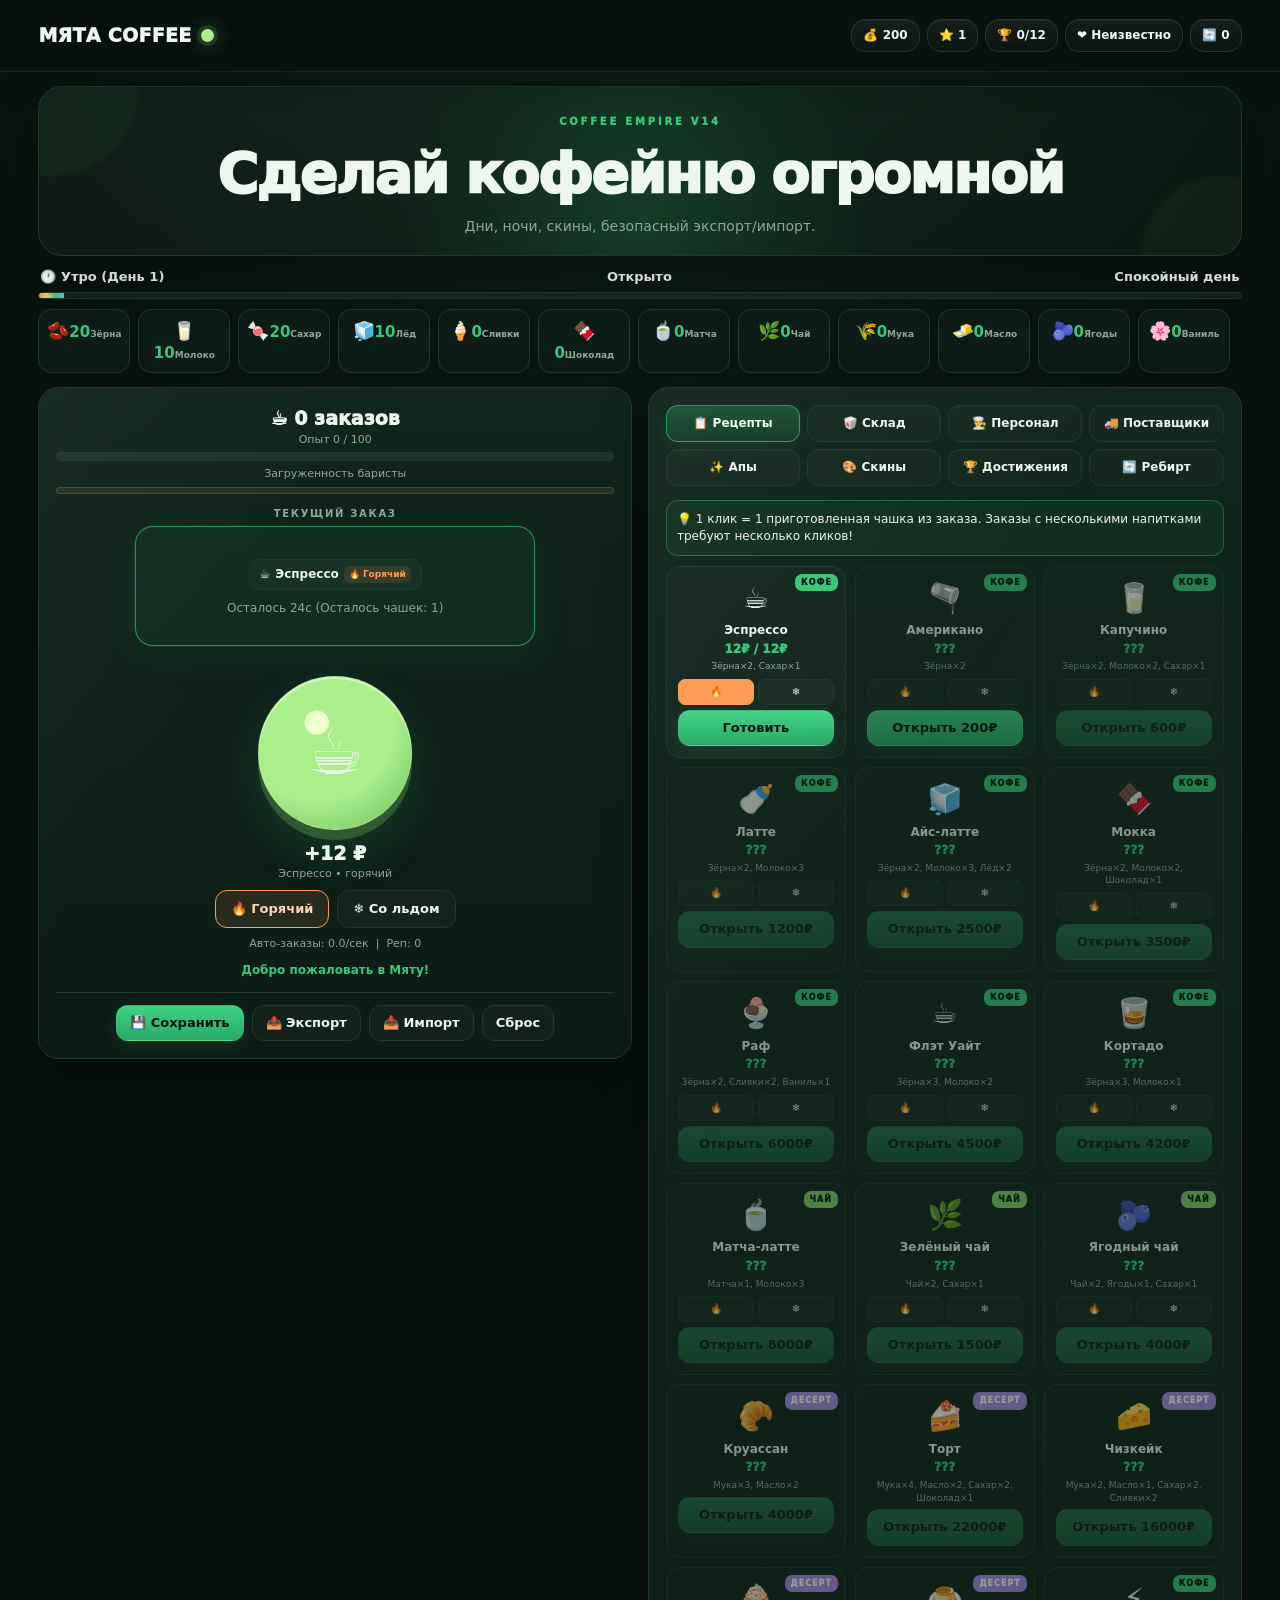
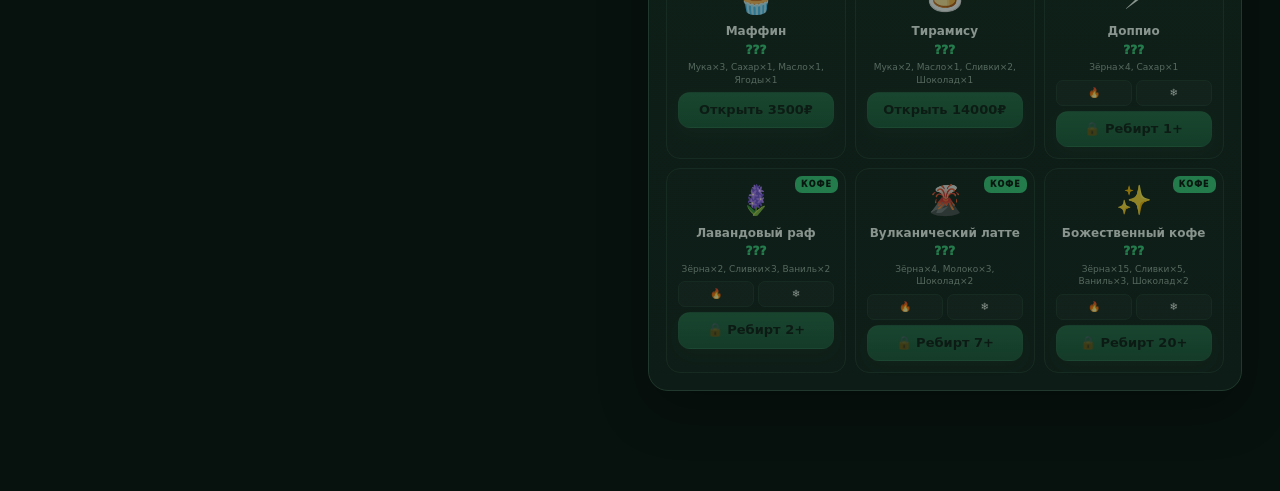
<file: myata_coffee_fixed_v14.html>
<!doctype html>
<html lang="ru">
<head>
<meta charset="UTF-8">
<meta name="viewport" content="width=device-width, initial-scale=1, maximum-scale=1, user-scalable=no">
<title>Мята Coffee — Coffee Empire v15</title>
<style>
:root{
  --ink:#eef6f0; --muted:#91a79a; --cream:#07110d; --green:#38c878; --lime:#a9ef8a;
  --line:#20382d; --gold:#f2c75c; --purple:#a98be8; --ice:#55c8ee; --hot:#ff9b54;
  --warn:#ff6b6b; --ok:#39d98a; --panel:#0d1c16; --panel2:#10251c; --tea:#80d66b;
  --nav-bg:rgba(7,17,13,.88); --shadow:0 18px 50px rgba(0,0,0,.25);
}
body.skin-classic{--cream:#15110d;--green:#c9875b;--lime:#e8c7a5;--line:#3b2a20;--nav-bg:rgba(21,17,13,.9);--panel:#211914;--panel2:#281d17}
body.skin-rose{--cream:#160b11;--green:#ee6fa7;--lime:#ffb4d0;--line:#402034;--nav-bg:rgba(22,11,17,.9);--panel:#25131c;--panel2:#2d1822}
body.skin-ocean{--cream:#07121b;--green:#52b9ff;--lime:#9fe5ff;--line:#17354a;--nav-bg:rgba(7,18,27,.9);--panel:#0c1d2b;--panel2:#10283a}
body.night,body.evening,body.skin-night{--cream:#050908 !important;--ink:#f3f8f4 !important;--muted:#8fa29a !important;--panel:#0b1511 !important;--panel2:#0f1d16 !important;--line:#1c3027 !important;--nav-bg:rgba(5,9,8,.92) !important}

*{box-sizing:border-box;-webkit-tap-highlight-color:transparent}
html{scroll-behavior:smooth;overflow-y:scroll}
body{margin:0;min-height:100vh;background:radial-gradient(circle at 50% -10%,rgba(56,200,120,.11),transparent 35%),var(--cream);color:var(--ink);font-family:Inter,ui-sans-serif,system-ui,-apple-system,BlinkMacSystemFont,"Segoe UI",Arial,sans-serif;line-height:1.4;transition:background .35s;color-scheme:dark}
button,input{font:inherit}
button{color:inherit}
.wrap{width:min(1440px,94vw);margin:auto;padding:0 0 100px}

nav{min-height:72px;display:flex;align-items:center;justify-content:space-between;gap:18px;background:var(--nav-bg);backdrop-filter:blur(18px);border-bottom:1px solid rgba(255,255,255,.07);position:sticky;top:0;z-index:30;padding:10px max(18px,3vw);box-shadow:0 8px 30px rgba(0,0,0,.18)}
.logo{font-size:19px;font-weight:950;display:flex;align-items:center;gap:9px;letter-spacing:.3px;white-space:nowrap}.logo i{width:13px;height:13px;border-radius:50%;background:var(--lime);box-shadow:0 0 0 4px rgba(169,239,138,.12),0 0 20px rgba(169,239,138,.45)}
.top{display:flex;gap:7px;flex-wrap:wrap;justify-content:flex-end}.badge{background:linear-gradient(180deg,rgba(255,255,255,.055),rgba(255,255,255,.02));border:1px solid var(--line);border-radius:14px;padding:7px 11px;font-weight:850;white-space:nowrap;font-size:12px;color:var(--ink);box-shadow:inset 0 1px rgba(255,255,255,.05)}

.hero{text-align:center;padding:28px 18px 18px;margin-top:14px;border:1px solid var(--line);border-radius:24px;background:radial-gradient(circle at 50% 80%,rgba(56,200,120,.16),transparent 38%),linear-gradient(135deg,rgba(255,255,255,.035),rgba(56,200,120,.035));box-shadow:var(--shadow);overflow:hidden;position:relative}.hero:before,.hero:after{content:"";position:absolute;border-radius:50%;filter:blur(2px);opacity:.35;pointer-events:none}.hero:before{width:180px;height:180px;background:rgba(56,200,120,.16);left:-80px;top:-90px}.hero:after{width:160px;height:160px;background:rgba(242,199,92,.1);right:-60px;bottom:-80px}.eyebrow{font-size:10px;text-transform:uppercase;letter-spacing:2.8px;color:var(--green);font-weight:950}.hero h1{font-size:clamp(30px,5vw,56px);letter-spacing:-2px;margin:6px 0 4px;font-weight:950}.sub{color:var(--muted);margin:0;font-size:14px}

.day-info{display:flex;justify-content:space-between;align-items:center;font-size:13px;font-weight:850;margin:12px 2px 6px;flex-wrap:wrap;gap:6px;color:var(--ink)}.timebar{height:7px;background:rgba(255,255,255,.06);border:1px solid var(--line);border-radius:99px;margin:6px 0 10px;overflow:hidden}.timefill{height:100%;width:0;background:linear-gradient(90deg,var(--hot),var(--gold),var(--green),var(--ice));transition:width .1s linear;box-shadow:0 0 14px rgba(56,200,120,.25)}
.event-banner{text-align:center;padding:9px 12px;border-radius:12px;font-weight:900;font-size:13px;margin:8px 0;animation:pulse 2.2s infinite;border:1px solid rgba(255,255,255,.08)}.event-morning{background:#3b2d16;color:#ffd77a}.event-rain{background:#102d3b;color:#77d9ff}.event-festival{background:#2d1d3e;color:#d7b7ff}.event-rush{background:#3d1717;color:#ff9999}.event-supply{background:#14351f;color:#9beaab}.event-inspection{background:#3c2815;color:#ffc477}@keyframes pulse{0%,100%{transform:scale(1)}50%{transform:scale(1.008)}}

.res-wrap{overflow-x:auto;-webkit-overflow-scrolling:touch;margin-bottom:12px;scrollbar-width:none}.res-wrap::-webkit-scrollbar{display:none}.res-row{display:flex;gap:8px;min-width:max-content}.res{flex:0 0 auto;width:92px;background:var(--panel);border:1px solid var(--line);border-radius:13px;padding:8px 6px;text-align:center;font-size:11px;font-weight:800}.res .n{font-size:15px;color:var(--green)}.res .cap{font-size:9px;color:var(--muted)}

.layout{display:grid;grid-template-columns:minmax(0,1fr) minmax(0,1fr);gap:16px;margin-top:14px;align-items:start}.panel{background:linear-gradient(180deg,var(--panel2),var(--panel));border:1px solid var(--line);border-radius:20px;padding:17px;box-shadow:var(--shadow);position:relative;overflow:hidden;color:var(--ink)}.panel:after{content:"";position:absolute;inset:0;pointer-events:none;background:linear-gradient(120deg,rgba(255,255,255,.035),transparent 35%)}

.stat{text-align:center;font-size:19px;font-weight:950;color:var(--ink)}.small{font-size:11px;color:var(--muted)}.bar{height:9px;background:rgba(255,255,255,.07);border:1px solid var(--line);border-radius:99px;overflow:hidden;margin:5px 0}.fill{height:100%;width:0;background:linear-gradient(90deg,var(--green),var(--lime));transition:.25s;box-shadow:0 0 12px rgba(56,200,120,.3)}.stress-bar{height:7px;background:rgba(255,155,84,.1);border:1px solid rgba(255,155,84,.2);border-radius:99px;overflow:hidden;margin:5px 0}.stress-fill{height:100%;width:0;background:linear-gradient(90deg,var(--gold),var(--hot),var(--warn));transition:.2s}.log{text-align:center;min-height:18px;color:var(--green);font-weight:850;margin-top:7px;font-size:12px}

.order-stage{text-align:center;padding:8px 0}.order-label{font-size:10px;text-transform:uppercase;letter-spacing:1.7px;color:var(--muted);font-weight:900;margin-bottom:5px}#orderCard{max-width:400px;margin:0 auto 12px;border:1px solid var(--line);border-radius:18px;padding:15px;background:radial-gradient(circle at 50% 30%,rgba(56,200,120,.09),transparent 55%),rgba(255,255,255,.018);min-height:120px;display:flex;flex-direction:column;align-items:center;justify-content:center;gap:6px;transition:.2s;box-shadow:inset 0 1px rgba(255,255,255,.04)}#orderCard.active{border-color:rgba(56,200,120,.65);background:rgba(56,200,120,.07);box-shadow:0 0 0 1px rgba(56,200,120,.08),0 12px 35px rgba(56,200,120,.08)}#orderCard .emoji{font-size:42px}#orderCard .name{font-size:16px;font-weight:950;color:var(--ink)}#orderCard .hint{color:var(--muted);font-size:12px}.order-items{display:flex;gap:8px;flex-wrap:wrap;justify-content:center;margin:4px 0}.oitem{background:rgba(255,255,255,.025);border:1px solid var(--line);border-radius:10px;padding:6px 10px;font-weight:800;font-size:12px;display:flex;align-items:center;gap:5px;color:var(--ink)}.oitem .t{font-size:9px;padding:2px 5px;border-radius:6px}.oitem .t.hot{background:rgba(255,155,84,.12);color:var(--hot)}.oitem .t.iced{background:rgba(85,200,238,.12);color:var(--ice)}.oitem .t.food{background:rgba(255,255,255,.06);color:var(--muted)}

.big-coffee{width:154px;height:154px;border:1px solid rgba(255,255,255,.16);border-radius:50%;background:radial-gradient(circle at 38% 30%,#efffcf 0 8%,var(--lime) 9% 55%,#6dbd5e 100%);display:block;margin:10px auto;font-size:64px;cursor:pointer;box-shadow:0 10px 0 rgba(65,111,61,.65),0 20px 45px rgba(56,200,120,.18),inset 0 2px rgba(255,255,255,.45);transition:.08s;touch-action:manipulation}.big-coffee:active:not(:disabled){transform:translateY(7px);box-shadow:0 3px 0 rgba(65,111,61,.65),0 12px 30px rgba(56,200,120,.12)}.big-coffee:disabled{opacity:.45;cursor:not-allowed}.big-coffee.overheat{animation:shake .4s;filter:brightness(1.2)}@keyframes shake{0%,100%{transform:translateX(0)}25%{transform:translateX(-4px)}75%{transform:translateX(4px)}}

.controls{display:flex;gap:8px;justify-content:center;flex-wrap:wrap;margin-top:8px}.toggle-btn{border:1px solid var(--line);background:rgba(255,255,255,.025);border-radius:12px;padding:9px 15px;font-weight:850;cursor:pointer;display:inline-flex;align-items:center;gap:5px;transition:.15s;font-size:13px;color:var(--ink);touch-action:manipulation}.toggle-btn:hover{transform:translateY(-1px);border-color:rgba(255,255,255,.16)}.toggle-btn.active.hot{border-color:var(--hot);color:#ffd4b5;background:rgba(255,155,84,.1)}.toggle-btn.active.iced{border-color:var(--ice);color:#b9efff;background:rgba(85,200,238,.1)}.toggle-btn:disabled{opacity:.5;cursor:not-allowed}

.tabs{display:grid;grid-template-columns:repeat(4,minmax(0,1fr));gap:7px;margin-bottom:14px;overflow:visible;padding:0}.tab{min-width:0;white-space:nowrap;overflow:hidden;text-overflow:ellipsis;padding:9px 8px;border:1px solid var(--line);background:rgba(255,255,255,.02);border-radius:12px;font-weight:850;cursor:pointer;transition:.15s;font-size:12px;color:var(--ink);box-shadow:inset 0 1px rgba(255,255,255,.03)}.tab:hover{border-color:rgba(255,255,255,.18);transform:translateY(-1px)}.tab.active{background:linear-gradient(180deg,rgba(56,200,120,.28),rgba(56,200,120,.12));color:#eaffef;border-color:rgba(56,200,120,.65);box-shadow:0 7px 20px rgba(56,200,120,.1)}

.item{border:1px solid var(--line);border-radius:14px;padding:11px;margin:7px 0;display:flex;justify-content:space-between;align-items:center;gap:8px;background:rgba(255,255,255,.018)}.item .meta{flex:1}.item .title{font-weight:900;font-size:13px;color:var(--ink)}.item .desc{font-size:10px;color:var(--muted)}
.btn,.buy{border:1px solid rgba(255,255,255,.08);background:linear-gradient(180deg,#3fd383,#28a965);color:#06130b;border-radius:12px;padding:8px 13px;font-weight:900;cursor:pointer;transition:.15s;font-size:13px;touch-action:manipulation;box-shadow:0 6px 18px rgba(56,200,120,.12)}.btn:hover,.buy:hover{transform:translateY(-1px);filter:brightness(1.06)}.btn:disabled,.buy:disabled{opacity:.4;cursor:not-allowed;transform:none}.btn.secondary{background:linear-gradient(180deg,#f4d26c,#dcae36);color:#241b05}.btn.small{padding:6px 9px;font-size:11px}.btn.danger{background:linear-gradient(180deg,#ff7777,#dc4f4f);color:#fff}.reset{border:1px solid var(--line);background:rgba(255,255,255,.025);border-radius:12px;padding:8px 13px;cursor:pointer;font-weight:850;font-size:13px;color:var(--ink);transition:.15s}.reset:hover{border-color:rgba(255,255,255,.18);transform:translateY(-1px)}

.recipe-grid{display:grid;grid-template-columns:repeat(3,1fr);gap:9px}.card{border:1px solid var(--line);border-radius:14px;padding:11px;background:rgba(255,255,255,.018);text-align:center;position:relative;transition:.16s}.card:hover{transform:translateY(-2px);border-color:rgba(56,200,120,.32);box-shadow:0 10px 25px rgba(0,0,0,.15)}.card .emoji{font-size:29px}.card b{font-size:12px;color:var(--ink)}.card .small{font-size:9px}.card .cost{color:var(--green);font-weight:950;font-size:12px}.card .ing{font-size:9px;color:var(--muted);margin-top:3px}.card .temp-row{display:flex;gap:4px;margin-top:6px}.card .temp-row button{flex:1;font-size:10px;padding:5px 2px;border-radius:7px;border:1px solid var(--line);background:rgba(255,255,255,.025);color:var(--ink);cursor:pointer;font-weight:850}.card .temp-row button.active.hot{background:var(--hot);color:#1b0d04;border-color:var(--hot)}.card .temp-row button.active.iced{background:var(--ice);color:#06151a;border-color:var(--ice)}.card .cat{font-size:8px;text-transform:uppercase;letter-spacing:1px;color:#06130b;background:var(--green);padding:3px 6px;border-radius:7px;position:absolute;top:7px;right:7px;font-weight:950}.card.cat-tea .cat{background:var(--tea)}.card.cat-dessert .cat{background:var(--purple);color:#fff}

.inv-grid{display:grid;grid-template-columns:repeat(4,1fr);gap:8px}.inv-cell{background:rgba(255,255,255,.018);border:1px solid var(--line);border-radius:12px;padding:8px;text-align:center;font-size:10px;font-weight:800}.inv-cell .emoji{font-size:21px;display:block}.inv-cell .n{font-size:13px;color:var(--green)}.inv-cell .cap{font-size:8px;color:var(--muted)}
.staff-card,.supp,.ach{border:1px solid var(--line);border-radius:14px;padding:11px;margin:7px 0;background:rgba(255,255,255,.018)}.staff-card .head,.supp .head{display:flex;justify-content:space-between;align-items:center;gap:6px}.staff-card .emoji{font-size:24px}.staff-card .name,.supp .name{font-weight:900;font-size:13px;color:var(--ink)}.staff-card .lvl,.supp .desc{font-size:10px;color:var(--muted)}.staff-card .stats,.supp .rate{font-size:10px;color:var(--muted);margin:4px 0}.staff-card .actions{display:flex;gap:5px;flex-wrap:wrap}.ach{display:flex;gap:8px;align-items:center}.ach.done{background:rgba(56,200,120,.08);border-color:rgba(169,239,138,.5)}.ach .icon{font-size:24px}.ach .info{flex:1}.ach .title{font-weight:900;font-size:13px;color:var(--ink)}.ach .desc{font-size:10px;color:var(--muted)}.ach .progress{font-size:9px;color:var(--green);font-weight:800;margin-top:2px}.ach .reward{font-size:10px;color:var(--gold);font-weight:800;white-space:nowrap}.skin-card{border:1px solid var(--line);border-radius:14px;padding:10px;margin:7px 0;display:flex;justify-content:space-between;align-items:center;background:rgba(255,255,255,.018)}.skin-card .preview{width:38px;height:38px;border-radius:10px;border:1px solid var(--line)}.skin-card .name{font-weight:900;font-size:13px;color:var(--ink)}.skin-card .desc{font-size:10px;color:var(--muted)}

.tip{background:rgba(56,200,120,.07);border:1px solid rgba(56,200,120,.35);border-radius:12px;padding:10px;font-size:12px;color:var(--ink);margin-bottom:10px}.file-input{display:none}
#dayOverlay{position:fixed;inset:0;background:rgba(0,0,0,.76);display:none;align-items:center;justify-content:center;z-index:50;padding:16px;backdrop-filter:blur(7px)}#dayOverlay.show{display:flex}.day-modal{background:linear-gradient(180deg,var(--panel2),var(--panel));border-radius:20px;padding:22px;max-width:420px;width:100%;text-align:center;border:1px solid var(--line);color:var(--ink);box-shadow:0 25px 80px rgba(0,0,0,.45)}.day-modal h2{margin:0 0 10px}.day-modal .big-num{font-size:34px;font-weight:950;color:var(--green)}.day-modal .row{display:flex;justify-content:space-between;padding:9px 0;border-bottom:1px solid var(--line);font-size:14px}
.float{position:fixed;pointer-events:none;font-weight:950;font-size:16px;animation:floatUp 1.1s ease-out forwards;z-index:100}@keyframes floatUp{0%{opacity:1;transform:translateY(0) scale(1)}100%{opacity:0;transform:translateY(-50px) scale(1.2)}}.flash{animation:flash .4s}@keyframes flash{0%,100%{filter:brightness(1)}50%{filter:brightness(1.3)}}

.bottom-nav{display:none;position:fixed;bottom:10px;left:50%;transform:translateX(-50%);width:min(94vw,720px);background:rgba(9,20,15,.94);border:1px solid var(--line);border-radius:18px;z-index:20;justify-content:space-around;padding:7px;backdrop-filter:blur(16px);box-shadow:0 12px 40px rgba(0,0,0,.35)}.bottom-nav button{flex:1;background:none;border:0;border-radius:11px;font-size:10px;font-weight:850;color:var(--muted);padding:7px 2px;display:flex;flex-direction:column;align-items:center;gap:2px}.bottom-nav button.active{color:#eaffef;background:rgba(56,200,120,.12)}

@media(max-width:1050px){nav{align-items:flex-start}.layout{grid-template-columns:1fr}.tabs{grid-template-columns:repeat(4,1fr)}}
@media(max-width:700px){.wrap{width:min(96vw,620px)}nav{padding:9px 12px}.logo{font-size:16px}.top{width:100%;justify-content:flex-start}.badge{font-size:11px;padding:6px 9px}.hero{padding:22px 13px}.panel{padding:13px}.tabs{grid-template-columns:repeat(2,minmax(0,1fr));gap:6px}.tab{font-size:11px;padding:9px 7px}.recipe-grid{grid-template-columns:repeat(2,1fr)}.inv-grid{grid-template-columns:repeat(3,1fr)}.bottom-nav{display:flex}.wrap{padding-bottom:110px}}
@media(max-width:430px){.recipe-grid{grid-template-columns:1fr 1fr}.big-coffee{width:135px;height:135px;font-size:56px}.hero h1{font-size:30px}.day-info{font-size:12px}.controls{gap:6px}.toggle-btn{padding:8px 11px}}

</style>
</head>
<body>
<nav>
  <div class="logo">МЯТА COFFEE<i></i></div>
  <div class="top">
    <div class="badge">💰 <span id="money">0</span></div>
    <div class="badge">⭐ <span id="level">1</span></div>
    <div class="badge">🏆 <span id="achDone">0</span>/<span id="achTotal">0</span></div>
    <div class="badge">❤️ <span id="repName">Неизвестно</span></div>
    <div class="badge">🔄 <span id="rebirthCount">0</span></div>
  </div>
</nav>

<div class="wrap">
  <section class="hero">
    <div class="eyebrow">Coffee Empire v14</div>
    <h1>Сделай кофейню огромной</h1>
    <p class="sub">Дни, ночи, скины, безопасный экспорт/импорт.</p>
  </section>

  <div class="day-info">
    <span>🕐 <span id="timeName">Утро</span> (День <span id="dayNum">1</span>)</span>
    <span id="statusText">Открыто</span>
    <span id="eventText">Спокойный день</span>
  </div>
  
  <div class="timebar"><div class="timefill" id="timeFill"></div></div>
  <div id="eventBanner" class="event-banner" style="display:none"></div>
  <div class="res-wrap"><div class="res-row" id="resRow"></div></div>

  <div class="layout">
    <section class="panel" id="leftPanel">
      <div class="stat">☕ <span id="cups">0</span> заказов</div>
      <div class="small" style="text-align:center">Опыт <span id="xp">0</span> / <span id="need">100</span></div>
      <div class="bar"><div class="fill" id="xpbar"></div></div>
      <div class="small" style="text-align:center">Загруженность баристы</div>
      <div class="stress-bar"><div class="stress-fill" id="stressFill"></div></div>
      
      <div class="order-stage">
        <div class="order-label">Текущий заказ</div>
        <div id="orderCard">
          <div class="emoji">🍃</div>
          <div class="name">Заказов пока нет</div>
          <div class="hint">Кликай по кружке, чтобы приготовить выбранный рецепт</div>
        </div>
      </div>

      <button class="big-coffee" id="coffeeBtn" title="Приготовить выбранный рецепт">☕</button>
      <div class="stat">+<span id="click">0</span> ₽</div>
      <div class="small" style="text-align:center" id="clickInfo">Эспрессо • горячий</div>
      
      <div class="controls">
        <button class="toggle-btn hot active" id="btnHot">🔥 Горячий</button>
        <button class="toggle-btn iced" id="btnIced">❄️ Со льдом</button>
      </div>

      <p class="small" style="text-align:center;margin-top:8px">Авто-заказы: <span id="autoRate">0</span>/сек &nbsp;|&nbsp; Реп: <span id="rep">0</span></p>
      <div class="log" id="log">Добро пожаловать в Мяту!</div>
      
      <hr style="border:0;border-top:1px solid var(--line);margin:12px 0">
      
      <div style="display:flex;gap:8px;justify-content:center;flex-wrap:wrap">
        <button class="buy" id="saveBtn">💾 Сохранить</button>
        <button class="reset" id="exportBtn">📤 Экспорт</button>
        <button class="reset" id="importBtn">📥 Импорт</button>
        <input type="file" class="file-input" id="importFile" accept=".json,.txt">
        <button class="reset" id="resetBtn">Сброс</button>
      </div>
    </section>

    <section class="panel">
      <div class="tabs" id="tabBar">
        <button class="tab active" data-tab="recipes">📋 Рецепты</button>
        <button class="tab" data-tab="storage">🥡 Склад</button>
        <button class="tab" data-tab="staff">👨‍🍳 Персонал</button>
        <button class="tab" data-tab="suppliers">🚚 Поставщики</button>
        <button class="tab" data-tab="upgrades">✨ Апы</button>
        <button class="tab" data-tab="skins">🎨 Скины</button>
        <button class="tab" data-tab="ach">🏆 Достижения</button>
        <button class="tab" data-tab="rebirth">🔄 Ребирт</button>
      </div>

      <div id="recipes">
        <div class="tip">💡 1 клик = 1 приготовленная чашка из заказа. Заказы с несколькими напитками требуют несколько кликов!</div>
        <div class="recipe-grid" id="recipeCards"></div>
      </div>
      
      <div id="storage" style="display:none">
        <p class="small" style="margin-top:0">Закупка ингредиентов (партиями по 10 шт).</p>
        <div class="inv-grid" id="invGrid"></div>
      </div>
      
      <div id="staff" style="display:none">
        <p class="small" style="margin-top:0">Персонал автоматически готовит заказы.</p>
        <div id="staffList"></div>
      </div>
      
      <div id="suppliers" style="display:none">
        <p class="small" style="margin-top:0">Автозакупка ингредиентов.</p>
        <div id="suppList"></div>
      </div>
      
      <div id="upgrades" style="display:none">
        <p class="small" style="margin-top:0">Постоянные улучшения для кофейни (сбрасываются при ребирте).</p>
        <div id="upgradeList"></div>
      </div>
      
      <div id="skins" style="display:none">
        <p class="small" style="margin-top:0">Меняй внешний вид кофейни.</p>
        <div id="skinList"></div>
      </div>
      
      <div id="ach" style="display:none">
        <p class="small" style="margin-top:0">Выполняй цели и получай бонусы навсегда.</p>
        <div id="achList"></div>
      </div>
      
      <div id="rebirth" style="display:none">
        <div style="text-align:center;padding:12px">
          <div style="font-size:28px;color:var(--purple);font-weight:900">+<span id="bonus">0</span>% к доходу</div>
          <div class="small" style="margin: 10px 0; padding: 10px; background: rgba(0,0,0,0.05); border-radius: 8px;">
              Прогресс для ребирта:<br>
              <b id="rebirthEarned" style="font-size: 16px; color: var(--green);">0</b> / <b>100 000 ₽</b>
          </div>
          <p class="small" style="color: var(--muted)">Ребирт сбросит текущие деньги, склад, персонал и улучшения, но оставит достижения, скины и даст +25% к доходу навсегда!</p>
          <button class="btn" id="rebirthBtn" style="margin-top:8px;padding:10px 20px;font-size:14px">🔄 Сделать ребирт</button>
        </div>
      </div>
    </section>
  </div>
</div>

<div class="bottom-nav">
  <button data-tab="recipes">📋<span>Рецепты</span></button>
  <button data-tab="storage">🥡<span>Склад</span></button>
  <button data-tab="staff">👨‍🍳<span>Персонал</span></button>
  <button data-tab="upgrades">✨<span>Апы</span></button>
  <button data-tab="skins">🎨<span>Скины</span></button>
  <button data-tab="ach">🏆<span>Ачивки</span></button>
</div>

<div id="dayOverlay">
  <div class="day-modal">
    <h2>🌙 Кофейня закрыта</h2>
    <p class="small">День <span id="modalDay">1</span> завершён</p>
    <div class="big-num" id="modalMoney">0 ₽</div>
    <div class="row"><span>Заказов сегодня:</span><b id="modalCups">0</b></div>
    <div class="row"><span>Репутация:</span><b id="modalRep">0</b></div>
    <div class="row"><span>Бонус за день:</span><b id="modalBonus">+0 ₽</b></div>
    <p class="small" id="modalComment">Неплохой день!</p>
    <button class="btn" id="openMorningBtn" style="margin-top:14px;padding:12px 28px;font-size:15px">☀️ Открыть утром</button>
  </div>
</div>

<script>const SAVE_VERSION = 15; 
const DAY_DURATION = 90;

const INGREDIENTS = {
  beans:{emoji:'🫘',name:'Зёрна',baseCost:2,cap:400},milk:{emoji:'🥛',name:'Молоко',baseCost:3,cap:400},
  sugar:{emoji:'🍬',name:'Сахар',baseCost:1,cap:600},ice:{emoji:'🧊',name:'Лёд',baseCost:2,cap:600},
  cream:{emoji:'🍦',name:'Сливки',baseCost:5,cap:300},chocolate:{emoji:'🍫',name:'Шоколад',baseCost:8,cap:240},
  matcha:{emoji:'🍵',name:'Матча',baseCost:12,cap:200},tea:{emoji:'🌿',name:'Чай',baseCost:6,cap:240},
  flour:{emoji:'🌾',name:'Мука',baseCost:4,cap:400},butter:{emoji:'🧈',name:'Масло',baseCost:7,cap:240},
  berries:{emoji:'🫐',name:'Ягоды',baseCost:10,cap:200},vanilla:{emoji:'🌸',name:'Ваниль',baseCost:15,cap:160}
};

const RECIPES = {
  espresso:{emoji:'☕',name:'Эспрессо',cat:'coffee',base:12,hot:true,iced:false,ing:{beans:2,sugar:1}},
  americano:{emoji:'🫗',name:'Американо',cat:'coffee',base:15,hot:true,iced:true,ing:{beans:2},cost:200},
  cap:{emoji:'🥛',name:'Капучино',cat:'coffee',base:28,hot:true,iced:false,ing:{beans:2,milk:2,sugar:1},cost:600},
  latte:{emoji:'🍼',name:'Латте',cat:'coffee',base:35,hot:true,iced:true,ing:{beans:2,milk:3},cost:1200},
  iceLatte:{emoji:'🧊',name:'Айс-латте',cat:'coffee',base:45,hot:false,iced:true,ing:{beans:2,milk:3,ice:2},cost:2500},
  mocha:{emoji:'🍫',name:'Мокка',cat:'coffee',base:55,hot:true,iced:true,ing:{beans:2,milk:2,chocolate:1},cost:3500},
  raf:{emoji:'🍨',name:'Раф',cat:'coffee',base:70,hot:true,iced:true,ing:{beans:2,cream:2,vanilla:1},cost:6000},
  flatWhite:{emoji:'☕',name:'Флэт Уайт',cat:'coffee',base:40,hot:true,iced:false,ing:{beans:3,milk:2},cost:4500},
  cortado:{emoji:'🥃',name:'Кортадо',cat:'coffee',base:38,hot:true,iced:false,ing:{beans:3,milk:1},cost:4200},
  matchaLatte:{emoji:'🍵',name:'Матча-латте',cat:'tea',base:75,hot:true,iced:true,ing:{matcha:1,milk:3},cost:8000},
  greenTea:{emoji:'🌿',name:'Зелёный чай',cat:'tea',base:30,hot:true,iced:true,ing:{tea:2,sugar:1},cost:1500},
  berryTea:{emoji:'🫐',name:'Ягодный чай',cat:'tea',base:45,hot:true,iced:true,ing:{tea:2,berries:1,sugar:1},cost:4000},
  croissant:{emoji:'🥐',name:'Круассан',cat:'dessert',base:220,hot:false,iced:false,ing:{flour:3,butter:2},cost:4000},
  cake:{emoji:'🍰',name:'Торт',cat:'dessert',base:900,hot:false,iced:false,ing:{flour:4,butter:2,sugar:2,chocolate:1},cost:22000},
  cheesecake:{emoji:'🧀',name:'Чизкейк',cat:'dessert',base:650,hot:false,iced:false,ing:{flour:2,butter:1,sugar:2,cream:2},cost:16000},
  muffin:{emoji:'🧁',name:'Маффин',cat:'dessert',base:180,hot:false,iced:false,ing:{flour:3,sugar:1,butter:1,berries:1},cost:3500},
  tiramisu:{emoji:'🍮',name:'Тирамису',cat:'dessert',base:520,hot:false,iced:false,ing:{flour:2,butter:1,cream:2,chocolate:1},cost:14000},
  doppio:{emoji:'⚡',name:'Доппио',cat:'coffee',base:65,hot:true,iced:false,ing:{beans:4,sugar:1},rebirthReq:1},
  lavenderRaf:{emoji:'🪻',name:'Лавандовый раф',cat:'coffee',base:120,hot:true,iced:true,ing:{beans:2,cream:3,vanilla:2},rebirthReq:2},
  volcanoLatte:{emoji:'🌋',name:'Вулканический латте',cat:'coffee',base:280,hot:true,iced:true,ing:{beans:4,milk:3,chocolate:2},rebirthReq:7},
  divine:{emoji:'✨',name:'Божественный кофе',cat:'coffee',base:3500,hot:true,iced:true,ing:{beans:15,cream:5,vanilla:3,chocolate:2},rebirthReq:20}
};

const STAFF_DEF=[
  {id:'bar1',emoji:'👨‍🍳',name:'Бариста',role:'coffee',speed:0.35,tip:0.05,cost:300,count:0},
  {id:'bar2',emoji:'👩‍🍳',name:'Шеф-бариста',role:'coffee',speed:1.2,tip:0.15,cost:2800,count:0},
  {id:'tea1',emoji:'🍵',name:'Чайный мастер',role:'tea',speed:1.0,tip:0.10,cost:2200,count:0},
  {id:'bak1',emoji:'🥐',name:'Пекарь',role:'dessert',speed:0.6,tip:0.08,cost:3500,count:0},
  {id:'bak2',emoji:'👨‍🍳',name:'Шеф-пекарь',role:'dessert',speed:1.8,tip:0.14,cost:9000,count:0},
  {id:'rob1',emoji:'🤖',name:'Робот-бариста',role:'any',speed:3.0,tip:0.06,cost:15000,count:0},
  {id:'fab1',emoji:'🏭',name:'Фабрика кофе',role:'any',speed:12,tip:0.10,cost:80000,count:0}
];

const SUPPLIERS_DEF=[
  {id:'sup_beans',emoji:'🫘',name:'Обжарщик зёрен',ing:'beans',rate:1.5,cost:800,count:0},
  {id:'sup_milk',emoji:'🥛',name:'Молочная ферма',ing:'milk',rate:2.0,cost:1000,count:0},
  {id:'sup_ice',emoji:'🧊',name:'Льдозавод',ing:'ice',rate:2.5,cost:1200,count:0},
  {id:'sup_bake',emoji:'🌾',name:'Пекарня-поставщик',ing:'flour',rate:1.5,cost:1500,count:0},
  {id:'sup_premium',emoji:'💎',name:'Премиум поставщик',ing:'all',rate:0.8,cost:5000,count:0}
];

const UPGRADES=[
  {id:'u1',name:'Удобные стаканчики',desc:'+8₽ к цене кофе',cost:150,type:'base',val:8},
  {id:'u2',name:'Сиропы',desc:'+25₽ к цене кофе',cost:800,type:'base',val:25},
  {id:'u3',name:'Премиум зерно',desc:'+80₽ к цене кофе',cost:4000,type:'base',val:80},
  {id:'u4',name:'Золотые турки',desc:'+400₽ к цене кофе',cost:25000,type:'base',val:400},
  {id:'u5',name:'Стеллажи',desc:'+50% к складу',cost:6000,type:'cap',val:0.5},
  {id:'u6',name:'Реклама',desc:'+25% клиентов',cost:10000,type:'spawn',val:0.25}
];

const SKINS=[
  {id:'mint',name:'Мята',desc:'Темная мята',class:'',cost:0,unlocked:true},
  {id:'classic',name:'Классика',desc:'Тёплые кофейные тона',class:'skin-classic',cost:5000},
  {id:'rose',name:'Розовая мечта',desc:'Нежная розовая тема',class:'skin-rose',cost:15000},
  {id:'ocean',name:'Океан',desc:'Прохладная синяя тема',class:'skin-ocean',cost:25000},
  {id:'night',name:'Ночная',desc:'Глубокая ночная тема',class:'skin-night',cost:0,rebirthReq:3}
];

const ACHIEVEMENTS=[
  {id:'a1',icon:'☕',title:'Первые чашки',desc:'Продать 100 напитков',target:100,type:'cups',reward:0.05},
  {id:'a2',icon:'💰',title:'Начинающий бизнес',desc:'Заработать 25 000 ₽',target:25000,type:'earned',reward:0.08},
  {id:'a3',icon:'❄️',title:'Ледяной король',desc:'Продать 150 холодных напитков',target:150,type:'iced',reward:0.10},
  {id:'a4',icon:'🔥',title:'Горячая десятка',desc:'Продать 150 горячих напитков',target:150,type:'hot',reward:0.10},
  {id:'a5',icon:'🥐',title:'Кондитер',desc:'Продать 100 десертов',target:100,type:'dessert',reward:0.12},
  {id:'a6',icon:'👨‍🍳',title:'Команда мечты',desc:'Нанять 15 сотрудников',target:15,type:'staff',reward:0.12},
  {id:'a7',icon:'🚚',title:'Автоматизация',desc:'Нанять 5 поставщиков',target:5,type:'suppliers',reward:0.10},
  {id:'a8',icon:'⭐',title:'Уровень 30',desc:'Достичь 30 уровня',target:30,type:'level',reward:0.15},
  {id:'a9',icon:'🏆',title:'Кофейная империя',desc:'Сделать 3 ребирта',target:3,type:'rebirth',reward:0.25},
  {id:'a10',icon:'❤️',title:'Любимая кофейня',desc:'Достичь 50 репутации',target:50,type:'rep',reward:0.10},
  {id:'a11',icon:'🌙',title:'Ночная смена',desc:'Продать 50 заказов ночью',target:50,type:'night',reward:0.12},
  {id:'a12',icon:'📅',title:'Рабочая неделя',desc:'Закрыть 7 дней',target:7,type:'days',reward:0.15}
];

const EVENTS=[
  {id:'morning',name:'☕ Утренний час пик',desc:'Много заказов на кофе',class:'event-morning',effect:'spawn',val:2.5,dur:20},
  {id:'rain',name:'🌧️ Дождь',desc:'Меньше клиентов, все хотят горячее',class:'event-rain',effect:'hot',val:1.5,dur:30},
  {id:'festival',name:'🎉 Фестиваль кофе',desc:'Чаевые ×2',class:'event-festival',effect:'tips',val:2,dur:25},
  {id:'rush',name:'⚡ Обеденный rush',desc:'Заказы появляются очень быстро',class:'event-rush',effect:'spawn',val:3,dur:15},
  {id:'supply',name:'🚚 Оптовая поставка',desc:'Ингредиенты дешевле на 30%',class:'event-supply',effect:'cheap',val:0.7,dur:40},
  {id:'inspection',name:'🔍 Проверка СЭС',desc:'Ошибки снижают репутацию сильнее',class:'event-inspection',effect:'strict',val:2,dur:25}
];

function createDefaultState(){
  const inv={}; Object.keys(INGREDIENTS).forEach(k=>inv[k]=0); inv.beans=20; inv.milk=10; inv.sugar=20; inv.ice=10;
  return {money:200,cups:0,xp:0,level:1,earned:0,totalEarned:0,rebirth:0,rep:0,baseBonus:0,spawnRate:1,capMult:1,recipes:{espresso:true},inv,staff:STAFF_DEF.map(s=>({...s})),suppliers:SUPPLIERS_DEF.map(s=>({...s})),upgrades:UPGRADES.map(u=>({...u, bought:0})),achievements:ACHIEVEMENTS.map(a=>({...a})),skins:SKINS.map(s=>({...s})),activeSkin:'mint',day:1,dayOpen:true,dayTime:0,stats:{iced:0,hot:0,dessert:0,staffHired:0,suppliersHired:0,night:0,daysClosed:0},saveVersion:SAVE_VERSION};
}

let S=createDefaultState();
let currentOrder=null,selectedRecipe='espresso',selectedTemp='hot',orderTimer=0,autoSaveTimer=0,lastTick=performance.now(),stress=0,lastClickTime=0,currentEvent=null,eventTimer=0,nextEventTime=45+Math.random()*45,nightTimer=0,audioCtx=null,dayMoney=0,dayCups=0,dayRep=0,uiTimer=0,needsUIUpdate=true;

const $=id=>document.getElementById(id);

function initAudio(){if(!audioCtx)audioCtx=new(window.AudioContext||window.webkitAudioContext)();}
function playSound(type){
  if(!audioCtx)return; try{
    const osc=audioCtx.createOscillator(),gain=audioCtx.createGain(),now=audioCtx.currentTime;
    osc.connect(gain); gain.connect(audioCtx.destination);
    if(type==='click'){osc.type='sine';osc.frequency.setValueAtTime(600,now);osc.frequency.exponentialRampToValueAtTime(300,now+0.1);gain.gain.setValueAtTime(0.1,now);gain.gain.exponentialRampToValueAtTime(0.01,now+0.1);osc.start(now);osc.stop(now+0.1);}
    else if(type==='sell'){osc.type='triangle';osc.frequency.setValueAtTime(800,now);osc.frequency.exponentialRampToValueAtTime(1200,now+0.15);gain.gain.setValueAtTime(0.12,now);gain.gain.exponentialRampToValueAtTime(0.01,now+0.2);osc.start(now);osc.stop(now+0.2);}
    else if(type==='error'){osc.type='sawtooth';osc.frequency.setValueAtTime(200,now);osc.frequency.linearRampToValueAtTime(100,now+0.25);gain.gain.setValueAtTime(0.1,now);gain.gain.exponentialRampToValueAtTime(0.01,now+0.25);osc.start(now);osc.stop(now+0.25);}
    else if(type==='ach'){osc.type='sine';osc.frequency.setValueAtTime(523,now);osc.frequency.setValueAtTime(659,now+0.1);osc.frequency.setValueAtTime(784,now+0.2);gain.gain.setValueAtTime(0.1,now);gain.gain.linearRampToValueAtTime(0,now+0.4);osc.start(now);osc.stop(now+0.4);}
    else if(type==='event'){osc.type='square';osc.frequency.setValueAtTime(440,now);osc.frequency.setValueAtTime(554,now+0.1);osc.frequency.setValueAtTime(659,now+0.2);gain.gain.setValueAtTime(0.08,now);gain.gain.linearRampToValueAtTime(0,now+0.5);osc.start(now);osc.stop(now+0.5);}
    else if(type==='dayend'){osc.type='sine';osc.frequency.setValueAtTime(440,now);osc.frequency.setValueAtTime(349,now+0.2);osc.frequency.setValueAtTime(262,now+0.5);gain.gain.setValueAtTime(0.12,now);gain.gain.linearRampToValueAtTime(0,now+0.8);osc.start(now);osc.stop(now+0.8);}
  }catch(e){}
}

function needXp(){return 100+(S.level-1)*130;}
function rebirthMult(){return 1+S.rebirth*0.25;}
function achMult(){return 1+S.achievements.filter(a=>a.claimed).reduce((s,a)=>s+a.reward,0);}
function totalMult(){return rebirthMult()*achMult();}
function cap(ing){return Math.floor(INGREDIENTS[ing].cap*S.capMult);}
function ingCost(ing){
  let c=INGREDIENTS[ing].baseCost * 10 * (1+S.level*0.02);
  if(currentEvent&&currentEvent.effect==='cheap')c*=currentEvent.val;
  return Math.floor(c);
}
function recipePrice(id,temp){const r=RECIPES[id];if(!r)return 0;let price=r.base+S.baseBonus;if(temp==='iced'&&r.iced)price+=Math.floor(r.base*0.4);return Math.max(1,price);}
function canCraft(id,temp){const r=RECIPES[id];if(!r)return false;if(temp==='iced'&&!r.iced)return false;if(temp==='hot'&&!r.hot)return false;for(const[ing,need]of Object.entries(r.ing)){if((S.inv[ing]||0)<need)return false;}if(temp==='iced'&&(S.inv.ice||0)<1)return false;return true;}

function log(t){$('log').textContent=t;setTimeout(()=>{if($('log').textContent===t)$('log').textContent='';},2200);}

// ШИФРОВАНИЕ СОХРАНЕНИЙ (Защита от изменения блокнотом)
function serializeSave(stateData){
  const jsonStr = JSON.stringify(stateData);
  return btoa(encodeURIComponent(jsonStr)); // Кодируем в Base64
}

function deserializeSave(encodedStr){
  try{
    const jsonStr = decodeURIComponent(atob(encodedStr));
    return JSON.parse(jsonStr);
  }catch(e){
    // Если кодировка повреждена или файл изменен вручную без ума — пробуем прочитать как обычный JSON на всякий случай
    return JSON.parse(encodedStr);
  }
}

function saveGame(){
  const encrypted = serializeSave(S);
  localStorage.setItem('myataCoffeeSecureV14', encrypted);
}

function loadGame(){
  try{
    const raw = localStorage.getItem('myataCoffeeSecureV14') || localStorage.getItem('myataCoffeeRebirthV13') || localStorage.getItem('myataCoffeeRebirthV12');
    if(!raw)return;
    const loaded = deserializeSave(raw);
    if(!loaded || typeof loaded.money !== 'number') return;
    
    S={...S,...loaded};
    if(!S.staff||S.staff.length!==STAFF_DEF.length)S.staff=STAFF_DEF.map(s=>({...s}));
    if(!S.suppliers||S.suppliers.length!==SUPPLIERS_DEF.length)S.suppliers=SUPPLIERS_DEF.map(s=>({...s}));
    if(!S.achievements||S.achievements.length!==ACHIEVEMENTS.length)S.achievements=ACHIEVEMENTS.map(a=>({...a}));
    if(!S.skins||S.skins.length!==SKINS.length)S.skins=SKINS.map(s=>({...s}));
    if(!S.upgrades||S.upgrades.length!==UPGRADES.length)S.upgrades=UPGRADES.map(u=>({...u, bought:0}));
    if(!S.inv){S.inv={};Object.keys(INGREDIENTS).forEach(k=>S.inv[k]=0);}
    Object.keys(INGREDIENTS).forEach(k=>{if(S.inv[k]==null)S.inv[k]=0});
    if(!S.recipes)S.recipes={espresso:true};
    if(!S.stats)S.stats={iced:0,hot:0,dessert:0,staffHired:0,suppliersHired:0,night:0,daysClosed:0};
    if(!S.activeSkin)S.activeSkin='mint';
    if(S.dayOpen===undefined)S.dayOpen=true;
    if(S.totalEarned===undefined)S.totalEarned=S.earned||0;
    S.saveVersion=SAVE_VERSION;
  }catch(e){console.error('Ошибка загрузки сохранения:',e);}
}

function exportSave(){
  const encrypted = serializeSave(S);
  const blob=new Blob([encrypted],{type:'text/plain'});
  const url=URL.createObjectURL(blob);
  const a=document.createElement('a');
  a.href=url;
  a.download=`myata_secure_save_day${S.day}.dat`;
  document.body.appendChild(a);a.click();a.remove();
  URL.revokeObjectURL(url);
  log('📤 Защищенное сохранение экспортировано');
  playSound('click');
}

function importSave(file){
  const reader=new FileReader();
  reader.onload=(e)=>{
    try{
      const loaded = deserializeSave(e.target.result);
      if(!loaded || typeof loaded.money!=='number'){
        log('❌ Неверный или поврежденный файл'); playSound('error'); return;
      }
      S={...S,...loaded};
      if(!S.upgrades)S.upgrades=UPGRADES.map(u=>({...u, bought:0}));
      applySkin(S.activeSkin);
      saveGame();
      log('📥 Сохранение успешно загружено');
      playSound('ach');
      needsUIUpdate=true;
      buildStaticDOM();
    }catch(err){
      log('❌ Ошибка импорта файла'); playSound('error');
    }
  };
  reader.readAsText(file);
}

function applySkin(id){const skin=S.skins.find(s=>s.id===id);if(!skin)return;S.activeSkin=id;applyTimeEffects();}
function buySkin(id){const skin=S.skins.find(s=>s.id===id);if(!skin||skin.unlocked)return;if(skin.rebirthReq&&S.rebirth<skin.rebirthReq){log('🔒 Нужен ребирт '+skin.rebirthReq);return;}if(S.money<skin.cost){log('💸 Не хватает денег');return;}S.money-=skin.cost;skin.unlocked=true;log('🎨 Скин "'+skin.name+'" открыт!');playSound('sell');activateSkin(id);}
function activateSkin(id){const skin=S.skins.find(s=>s.id===id);if(!skin||!skin.unlocked){log('🔒 Скин не открыт');return;}applySkin(id);log('🎨 Тема: '+skin.name);playSound('click');needsUIUpdate=true;}
function repTier(){if(S.rep<10)return{name:'Неизвестно',mult:1};if(S.rep<30)return{name:'Популярно',mult:1.05};if(S.rep<60)return{name:'Любимо',mult:1.12};if(S.rep<100)return{name:'Легенда',mult:1.2};return{name:'Иконка',mult:1.3};}
function getTimeOfDay(){if(S.dayTime<0.25)return{name:'Утро',class:'morning'};if(S.dayTime<0.5)return{name:'День',class:'day'};if(S.dayTime<0.75)return{name:'Вечер',class:'evening'};return{name:'Ночь',class:'night'};}
function applyTimeEffects(){const t=getTimeOfDay();const skin=S.skins.find(s=>s.id===S.activeSkin);document.body.className=(skin?skin.class:'')+' '+t.class;$('timeName').textContent=t.name;$('timeFill').style.width=(S.dayTime*100)+'%';}
function startEvent(){const pool=EVENTS.filter(e=>{if(e.id==='morning')return getTimeOfDay().name==='Утро';if(e.id==='rush')return getTimeOfDay().name==='День';return true;});currentEvent={...pool[Math.floor(Math.random()*pool.length)]};eventTimer=currentEvent.dur;playSound('event');log('🎲 Событие: '+currentEvent.name);renderEvent();}
function endEvent(){currentEvent=null;renderEvent();}
function renderEvent(){const b=$('eventBanner');if(!currentEvent){b.style.display='none';$('eventText').textContent='Спокойный день';return;}b.style.display='block';b.className='event-banner '+currentEvent.class;b.textContent=currentEvent.name+' — '+currentEvent.desc+' ('+Math.ceil(eventTimer)+'с)';$('eventText').textContent=currentEvent.name;}
function closeDay(){S.dayOpen=false;currentOrder=null;playSound('dayend');const bonus=Math.min(50,Math.floor(dayMoney/500));S.money+=bonus;S.stats.daysClosed++;$('modalDay').textContent=S.day;$('modalMoney').textContent=Math.floor(dayMoney)+' ₽';$('modalCups').textContent=dayCups;const repChange=S.rep-dayRep;$('modalRep').textContent=(repChange>=0?'+':'')+repChange;$('modalBonus').textContent='+'+bonus+' ₽';let comment='Неплохой день!';if(dayMoney>5000)comment='Отличный день! Кофейня процветает.';if(dayMoney>15000)comment='Потрясающий день! Ты настоящий магнат кофе.';if(dayMoney<500)comment='Слабый день... Завтра будет лучше!';$('modalComment').textContent=comment;$('dayOverlay').classList.add('show');checkAchievements();needsUIUpdate=true;}
function openMorning(){S.day++;S.dayOpen=true;S.dayTime=0;dayMoney=0;dayCups=0;dayRep=S.rep;nightTimer=0;$('dayOverlay').classList.remove('show');log('☀️ День '+S.day+' начался!');playSound('event');needsUIUpdate=true;}

function generateOrder(){
  const unlocked=Object.keys(RECIPES).filter(id=>S.recipes[id]);
  const count=Math.random()<0.35?2:1;
  const items=[];
  let pool=unlocked;
  const timeName=getTimeOfDay().name;
  if(timeName==='Утро')pool=unlocked.filter(id=>RECIPES[id].cat==='coffee');
  if(timeName==='Вечер')pool=unlocked.filter(id=>RECIPES[id].cat==='dessert'||RECIPES[id].cat==='tea');
  if(pool.length===0)pool=unlocked;
  
  const id=pool[Math.floor(Math.random()*pool.length)];
  const r=RECIPES[id];
  let temp='neutral';
  if(r.cat!=='dessert'){
    let icedChance=0.30+(S.rebirth*0.02);
    if(currentEvent&&currentEvent.effect==='hot')icedChance=0.05;
    if(timeName==='Ночь')icedChance=0.5;
    temp=Math.random()<icedChance?'iced':'hot';
  }
  
  for(let i=0;i<count;i++){ items.push({id,temp}); }
  currentOrder={items,time:25};
  renderOrder();
}

function renderOrder(){
  const card=$('orderCard');
  if(!S.dayOpen){card.className='';card.innerHTML='<div class="emoji">🌙</div><div class="name">Кофейня закрыта</div><div class="hint">Ночь — отдыхай, планируй завтра. Нажми "Открыть утром".</div>';$('coffeeBtn').disabled=true;return;}
  if(!currentOrder||currentOrder.items.length===0){card.className='';card.innerHTML='<div class="emoji">🍃</div><div class="name">Заказов пока нет</div><div class="hint">Кликай по кружке, чтобы приготовить выбранный рецепт</div>';$('coffeeBtn').disabled=true;return;}
  
  card.className='active';
  let html='<div class="order-items">';
  currentOrder.items.forEach(it=>{
    const r=RECIPES[it.id];
    const t=it.temp==='hot'?'🔥 Горячий':it.temp==='iced'?'❄️ Со льдом':'🥡 Еда';
    html+=`<div class="oitem"><span>${r.emoji}</span><span>${r.name}</span><span class="t ${it.temp}">${t}</span></div>`;
  });
  html+=`</div><div class="hint">Осталось ${Math.ceil(currentOrder.time)}с (Осталось чашек: ${currentOrder.items.length})</div>`;
  card.innerHTML=html;
  $('coffeeBtn').disabled=false;
}

function floatText(text,x,y,color='#27ae60'){const el=document.createElement('div');el.className='float';el.textContent=text;el.style.left=x+'px';el.style.top=y+'px';el.style.color=color;document.body.appendChild(el);setTimeout(()=>el.remove(),1100);}
function flashElement(el){el.classList.add('flash');setTimeout(()=>el.classList.remove('flash'),400);}

function fulfillOrder(manual=true,clickEvent=null){
  if(!S.dayOpen||!currentOrder||currentOrder.items.length===0)return;

  if(manual){
    const now=performance.now();
    const delta=now-lastClickTime;
    lastClickTime=now;
    if(delta<250)stress+=18;else stress=Math.max(0,stress-8);
    if(stress>100)stress=100;
    if(stress>80){
      log('🔥 Бариста перегрет! Замедляйся');
      $('coffeeBtn').classList.add('overheat');
      setTimeout(()=>$('coffeeBtn').classList.remove('overheat'),400);
      playSound('error');
      S.rep=Math.max(0,S.rep-(currentEvent&&currentEvent.effect==='strict'?2:1));
      currentOrder=null; renderOrder(); needsUIUpdate=true; return;
    }
  }

  const it = currentOrder.items[0];
  const r=RECIPES[it.id];
  const temp=r.cat==='dessert'?'neutral':it.temp;
  
  const needed={...r.ing};
  if(temp==='iced') needed.ice = (needed.ice||0)+1;

  for(const[ing,n]of Object.entries(needed)){
    if((S.inv[ing]||0)<n){
      if(manual){log('🥡 Не хватает '+INGREDIENTS[ing].name); playSound('error');}
      return;
    }
  }

  for(const[ing,n]of Object.entries(needed)) S.inv[ing]-=n;

  let price=recipePrice(it.id,temp);
  let perfect=true;
  if(manual){
    if(selectedRecipe!==it.id){price*=0.6;perfect=false;}
    else if(r.cat!=='dessert'&&selectedTemp!==temp){price*=0.7;perfect=false;}
  }

  if(r.cat==='dessert')S.stats.dessert++;
  else if(temp==='iced')S.stats.iced++;
  else S.stats.hot++;
  if(getTimeOfDay().name==='Ночь')S.stats.night++;

  let tipMult=1;
  if(currentEvent&&currentEvent.effect==='tips')tipMult*=currentEvent.val;
  tipMult*=repTier().mult;

  currentOrder.items.shift();
  const isComplete = currentOrder.items.length === 0;

  if(isComplete) {
    if(manual){
      if(perfect){
        tipMult+=0.2+(stress/500); S.rep+=1;
        log('✅ Заказ полностью выполнен!'); playSound('sell');
      } else {
        tipMult=0.9; log('⚠️ Выполнено, но с ошибками'); playSound('error');
      }
    } else {
      let maxTip=0; S.staff.forEach(s=>{if(s.count>0&&s.tip>maxTip)maxTip=s.tip;});
      tipMult+=maxTip; if(Math.random()<0.2)S.rep+=1;
      log('🤖 Авто-заказ выполнен'); playSound('sell');
    }
    currentOrder=null;
  } else {
    if(manual) { playSound('click'); }
  }

  let total = Math.floor(price * tipMult * totalMult());
  S.money+=total; S.earned+=total; S.totalEarned+=total;
  S.cups+=1; S.xp+=14; dayMoney+=total; dayCups+=1;

  if(clickEvent&&clickEvent.clientX)floatText('+'+total+'₽',clickEvent.clientX,clickEvent.clientY);
  else floatText('+'+total+'₽',window.innerWidth/2,window.innerHeight/2);

  flashElement($('leftPanel'));
  checkLevelUp(); checkAchievements(); needsUIUpdate=true;
}

function checkLevelUp(){while(S.xp>=needXp()){S.xp-=needXp();S.level++;log('🎉 Уровень '+S.level+'!');playSound('ach');}}
function staffSpeedFor(cat){return S.staff.reduce((sum,s)=>{if(s.count<1)return sum;if(s.role==='any'||s.role===cat)return sum+s.speed*s.count;return sum;},0);}
function totalStaffSpeed(){return staffSpeedFor('coffee')+staffSpeedFor('tea')+staffSpeedFor('dessert');}

function staffWork(dt){
  if(!S.dayOpen)return;
  let speed=totalStaffSpeed();
  if(currentEvent&&currentEvent.effect==='spawn')speed*=currentEvent.val;
  if(speed<=0)return;
  orderTimer+=speed*dt;
  while(orderTimer>=1){
    orderTimer-=1;
    if(!currentOrder)generateOrder();
    if(currentOrder && currentOrder.items.length > 0){
      const it = currentOrder.items[0];
      const r = RECIPES[it.id];
      const temp = r.cat==='dessert'?'neutral':it.temp;
      const needed = {...r.ing};
      if(temp==='iced') needed.ice = (needed.ice||0)+1;

      let ok=true;
      for(const[ing,n]of Object.entries(needed)){
        if((S.inv[ing]||0)<n){ ok=false; break; }
      }
      
      if(ok) fulfillOrder(false);
      else{
        log('🥡 Персонал ждёт ингредиенты');
        currentOrder.time-=2;
      }
    }
  }
}

function buyStaff(idx){const s=S.staff[idx];if(S.money<s.cost){log('💸 Не хватает денег');return;}S.money-=s.cost;s.count++;s.cost=Math.floor(s.cost*1.25);S.stats.staffHired++;log('👨‍🍳 '+s.name+' нанят!');playSound('ach');checkAchievements();needsUIUpdate=true;}
function upgradeStaff(idx){const s=S.staff[idx];const c=Math.floor(s.cost*2.2);if(s.count<1){log('Сначала найми сотрудника');return;}if(S.money<c){log('💸 Не хватает денег');return;}S.money-=c;s.speed*=1.15;s.tip+=0.02;log('📈 '+s.name+' прокачан!');playSound('sell');needsUIUpdate=true;}
function buySupplier(idx){const s=S.suppliers[idx];if(S.money<s.cost){log('💸 Не хватает денег');return;}S.money-=s.cost;s.count++;s.cost=Math.floor(s.cost*1.35);S.stats.suppliersHired++;log('🚚 '+s.name+' нанят!');playSound('ach');checkAchievements();needsUIUpdate=true;}
function suppliersWork(dt){S.suppliers.forEach(s=>{if(s.count<1)return;if(s.ing==='all')Object.keys(INGREDIENTS).forEach(k=>{S.inv[k]=Math.min(cap(k),S.inv[k]+s.rate*s.count*dt);});else S.inv[s.ing]=Math.min(cap(s.ing),S.inv[s.ing]+s.rate*s.count*dt);});}
function buyUpgrade(idx){const u=S.upgrades[idx];if(S.money<u.cost){log('💸 Не хватает денег');playSound('error');return;}S.money-=u.cost;u.bought++;if(u.type==='base')S.baseBonus+=u.val;if(u.type==='cap')S.capMult+=u.val;if(u.type==='spawn')S.spawnRate+=u.val;u.cost=Math.floor(u.cost*1.5);log('✨ Улучшение куплено!');playSound('sell');needsUIUpdate=true;}
function checkAchievements(){S.achievements.forEach(a=>{if(a.done)return;let val=0;switch(a.type){case'cups':val=S.cups;break;case'earned':val=S.totalEarned;break;case'iced':val=S.stats.iced;break;case'hot':val=S.stats.hot;break;case'dessert':val=S.stats.dessert;break;case'staff':val=S.stats.staffHired;break;case'suppliers':val=S.stats.suppliersHired;break;case'level':val=S.level;break;case'rebirth':val=S.rebirth;break;case'rep':val=S.rep;break;case'night':val=S.stats.night;break;case'days':val=S.stats.daysClosed;break;}if(val>=a.target){a.done=true;log('🏆 Достижение: '+a.title+'!');playSound('ach');}});}
function claimAchievement(idx){const a=S.achievements[idx];if(!a.done||a.claimed)return;a.claimed=true;log('🎁 Бонус: +'+(a.reward*100).toFixed(0)+'% к доходу');playSound('ach');needsUIUpdate=true;}

function doRebirth(){
  if(S.earned<100000){log('🔒 Нужно заработать 100 000 ₽ за этот цикл');return;}
  S.rebirth++; S.money=200; S.cups=0; S.xp=0; S.level=1; S.earned=0; S.rep=0; S.baseBonus=0; S.spawnRate=1; S.capMult=1;
  S.recipes={espresso:true}; S.inv={}; Object.keys(INGREDIENTS).forEach(k=>S.inv[k]=0);
  S.inv.beans=20; S.inv.milk=10; S.inv.sugar=20; S.inv.ice=10;
  S.staff=STAFF_DEF.map(s=>({...s})); S.suppliers=SUPPLIERS_DEF.map(s=>({...s})); S.upgrades=UPGRADES.map(u=>({...u, bought:0}));
  S.stats={iced:0,hot:0,dessert:0,staffHired:0,suppliersHired:0,night:0,daysClosed:0};
  S.day=1; S.dayOpen=true; S.dayTime=0; dayMoney=0; dayCups=0; dayRep=0;
  currentOrder=null; orderTimer=0; stress=0;
  log('🔄 РЕБИРТ! Бонус +'+(S.rebirth*25)+'%'); playSound('ach'); needsUIUpdate=true;
}

let resEls={},recipeEls={},invEls={},staffEls=[],suppEls=[],upgEls=[],skinEls=[],achEls=[],domBuilt=false;

function buildStaticDOM(){
  domBuilt=false;
  const resBox=$('resRow');resBox.innerHTML='';resEls={};
  Object.entries(INGREDIENTS).forEach(([k,v])=>{const div=document.createElement('div');div.className='res';div.innerHTML=`<span style="font-size:18px">${v.emoji}</span><span class="n" id="res-n-${k}">0</span><span class="cap">${v.name}</span>`;resBox.appendChild(div);resEls[k]=div.querySelector('.n');});
  
  const recipeBox=$('recipeCards');recipeBox.innerHTML='';recipeEls={};
  Object.entries(RECIPES).forEach(([id,r])=>{const div=document.createElement('div');div.className='card cat-'+r.cat;const catName=r.cat==='coffee'?'Кофе':r.cat==='tea'?'Чай':'Десерт';const ingText=Object.entries(r.ing).map(([k,n])=>INGREDIENTS[k]?INGREDIENTS[k].name+'×'+n:'').filter(Boolean).join(', ');const tempBtns=r.cat!=='dessert'?`<div class="temp-row"><button class="hot" data-id="${id}" data-t="hot">🔥</button><button class="iced" data-id="${id}" data-t="iced">❄️</button></div>`:'';div.innerHTML=`<span class="cat">${catName}</span><div class="emoji">${r.emoji}</div><b>${r.name}</b><div class="cost" id="recipe-cost-${id}">???</div><div class="ing">${ingText}</div>${tempBtns}<button class="buy recipe-btn" data-id="${id}" id="recipe-btn-${id}" style="margin-top:5px;width:100%">Готовить</button>`;recipeBox.appendChild(div);recipeEls[id]={card:div,cost:div.querySelector('.cost'),btn:div.querySelector('.recipe-btn'),hot:div.querySelector('.hot'),iced:div.querySelector('.iced')};});
  
  const invBox=$('invGrid');invBox.innerHTML='';invEls={};
  Object.entries(INGREDIENTS).forEach(([k,v])=>{const div=document.createElement('div');div.className='inv-cell';div.innerHTML=`<span class="emoji">${v.emoji}</span><span class="n" id="inv-n-${k}">0</span><span class="cap">${v.name}</span><button class="btn small buy-ing" data-ing="${k}" id="inv-btn-${k}" style="margin-top:3px">Купить</button>`;invBox.appendChild(div);invEls[k]={n:div.querySelector('.n'),btn:div.querySelector('.buy-ing')};});
  
  const staffBox=$('staffList');staffBox.innerHTML='';staffEls=[];
  S.staff.forEach((s,idx)=>{const div=document.createElement('div');div.className='staff-card';div.innerHTML=`<div class="head"><div style="display:flex;gap:8px;align-items:center"><span class="emoji">${s.emoji}</span><div><div class="name">${s.name}</div><div class="lvl" id="staff-lvl-${idx}">Нанято: 0</div></div></div><button class="btn" id="staff-hire-${idx}">Нанять ${s.cost}₽</button></div><div class="stats" id="staff-stats-${idx}">Скорость: ${s.speed.toFixed(1)} заказа/сек</div><div class="actions"><button class="btn secondary small" id="staff-upg-${idx}">Обучить</button></div>`;staffBox.appendChild(div);staffEls.push({lvl:$(`staff-lvl-${idx}`),hire:$(`staff-hire-${idx}`),stats:$(`staff-stats-${idx}`),upg:$(`staff-upg-${idx}`)});});
  
  const suppBox=$('suppList');suppBox.innerHTML='';suppEls=[];
  S.suppliers.forEach((s,idx)=>{const div=document.createElement('div');div.className='supp';const ingName=s.ing==='all'?'всё':INGREDIENTS[s.ing].name;div.innerHTML=`<div class="head"><div style="display:flex;gap:8px;align-items:center"><span style="font-size:24px">${s.emoji}</span><div><div class="name">${s.name}</div><div class="desc">Поставляет: ${ingName}</div></div></div><button class="btn" id="supp-hire-${idx}">Нанять ${s.cost}₽</button></div><div class="rate" id="supp-rate-${idx}">+${s.rate}/сек за штуку • Нанято: 0</div>`;suppBox.appendChild(div);suppEls.push({hire:$(`supp-hire-${idx}`),rate:$(`supp-rate-${idx}`)});});
  
  const upgBox=$('upgradeList');upgBox.innerHTML='';upgEls=[];
  S.upgrades.forEach((u,idx)=>{const div=document.createElement('div');div.className='item';div.innerHTML=`<div class="meta"><div class="title">${u.name}</div><div class="desc">${u.desc}</div></div><button class="btn" id="upg-btn-${idx}">Купить ${u.cost}₽</button>`;upgBox.appendChild(div);upgEls.push(div.querySelector('button'));});

  const skinBox=$('skinList');skinBox.innerHTML='';skinEls=[];
  const colors={mint:'#2e6f49',classic:'#795548',rose:'#d81b60',ocean:'#1e88e5',night:'#1c1f24'};
  S.skins.forEach((skin,idx)=>{const div=document.createElement('div');div.className='skin-card';div.innerHTML=`<div style="display:flex;gap:10px;align-items:center"><div class="preview" style="background:${colors[skin.id]}"></div><div><div class="name">${skin.name}</div><div class="desc">${skin.desc}</div></div></div><div id="skin-btn-wrap-${idx}"></div>`;skinBox.appendChild(div);skinEls.push({wrap:$(`skin-btn-wrap-${idx}`)});});
  
  const achBox=$('achList');achBox.innerHTML='';achEls=[];
  S.achievements.forEach((a,idx)=>{const div=document.createElement('div');div.className='ach';div.innerHTML=`<div class="icon">${a.icon}</div><div class="info"><div class="title">${a.title}</div><div class="desc">${a.desc}</div><div class="progress" id="ach-prog-${idx}">0/0 (0%)</div></div><div class="reward" id="ach-reward-${idx}">+${(a.reward*100).toFixed(0)}%</div>`;achBox.appendChild(div);achEls.push({div:div,prog:$(`ach-prog-${idx}`),reward:$(`ach-reward-${idx}`)});});
  
  attachHandlers();domBuilt=true;
}

function attachHandlers(){
  document.querySelectorAll('.recipe-btn').forEach(b=>b.onclick=()=>{
    const id=b.dataset.id;
    const r=RECIPES[id];
    if(!S.recipes[id]){
      if(r.rebirthReq&&S.rebirth<r.rebirthReq){log('🔒 Нужен ребирт '+r.rebirthReq);return;}
      if(S.money<r.cost){log('💸 Не хватает денег');return;}
      S.money-=r.cost; S.recipes[id]=true; log('✨ Рецепт "'+r.name+'" открыт!'); playSound('ach');
    } else {
      selectedRecipe=id;
      if(r.cat==='dessert') selectedTemp='neutral';
      if(currentOrder && currentOrder.items.length > 0 && currentOrder.items[0].id === id && S.dayOpen) {
          fulfillOrder(true);
      } else {
          log('Выбран рецепт: ' + r.name);
          $('coffeeBtn').classList.add('flash');
      }
    }
    needsUIUpdate=true;
  });
  
  document.querySelectorAll('.temp-row button').forEach(b=>b.onclick=(e)=>{
    e.stopPropagation(); selectedRecipe=b.dataset.id; selectedTemp=b.dataset.t; needsUIUpdate=true;
  });
  
  document.querySelectorAll('.buy-ing').forEach(b=>b.onclick=()=>{
    const k=b.dataset.ing;
    const cost=ingCost(k);
    if(S.money<cost){log('💸 Нет денег');playSound('error');return;}
    if(S.inv[k]>=cap(k)){log('📦 Склад полон');return;}
    S.money-=cost;
    S.inv[k]=Math.min(cap(k),S.inv[k]+10);
    log('🥡 Куплено '+INGREDIENTS[k].name);
    playSound('click');needsUIUpdate=true;
  });

  S.staff.forEach((s,idx)=>{if($(`staff-hire-${idx}`)) $(`staff-hire-${idx}`).onclick=()=>buyStaff(idx); if($(`staff-upg-${idx}`)) $(`staff-upg-${idx}`).onclick=()=>upgradeStaff(idx);});
  S.suppliers.forEach((s,idx)=>{if($(`supp-hire-${idx}`)) $(`supp-hire-${idx}`).onclick=()=>buySupplier(idx);});
  S.upgrades.forEach((u,idx)=>{if($(`upg-btn-${idx}`)) $(`upg-btn-${idx}`).onclick=()=>{initAudio();buyUpgrade(idx);};});
}

function updateStaticDOM(){
  if(!domBuilt)return;
  Object.keys(INGREDIENTS).forEach(k=>{if(resEls[k])resEls[k].textContent=Math.floor(S.inv[k]);});
  
  Object.entries(RECIPES).forEach(([id,r])=>{
    const el=recipeEls[id];if(!el)return;
    const unlocked=!!S.recipes[id];
    el.card.style.opacity=unlocked?'1':'0.55';
    if(unlocked){
      const craftTemp=r.cat==='dessert'?'neutral':selectedTemp;
      el.cost.textContent=recipePrice(id,'hot')+'₽ / '+recipePrice(id,'iced')+'₽';
      const can=canCraft(id,craftTemp);
      el.btn.disabled=!can;
      el.btn.textContent='Готовить';
      if(el.hot){el.hot.classList.toggle('active',selectedRecipe===id&&selectedTemp==='hot');el.iced.classList.toggle('active',selectedRecipe===id&&selectedTemp==='iced');}
    }else{
      if(r.rebirthReq){el.btn.disabled=S.rebirth<r.rebirthReq;el.btn.textContent='🔒 Ребирт '+r.rebirthReq+'+';}
      else{el.btn.disabled=S.money<r.cost;el.btn.textContent='Открыть '+r.cost+'₽';}
      el.cost.textContent='???';
    }
  });
  
  Object.keys(INGREDIENTS).forEach(k=>{if(invEls[k]){invEls[k].n.textContent=Math.floor(S.inv[k]);invEls[k].btn.textContent='10шт / '+ingCost(k)+'₽';}});
  
  S.staff.forEach((s,idx)=>{const el=staffEls[idx];if(!el)return;el.lvl.textContent='Нанято: '+s.count;el.hire.textContent='Нанять '+s.cost+'₽';const upCost=Math.floor(s.cost*2.2);el.upg.textContent='Обучить '+upCost+'₽';el.upg.disabled=s.count<1;el.stats.textContent=`Скорость: ${s.speed.toFixed(1)} заказа/сек • Роль: ${s.role==='coffee'?'кофе':s.role==='tea'?'чай':s.role==='dessert'?'десерты':'универсал'} • Чаевые: ${(s.tip*100).toFixed(0)}%`;el.hire.disabled=S.money<s.cost;});
  S.suppliers.forEach((s,idx)=>{const el=suppEls[idx];if(!el)return;el.hire.textContent='Нанять '+s.cost+'₽';el.hire.disabled=S.money<s.cost;el.rate.textContent=`+${s.rate}/сек за штуку • Нанято: ${s.count}`;});
  S.upgrades.forEach((u,idx)=>{const btn=upgEls[idx];if(btn){btn.textContent=`Купить ${u.cost}₽ `+(u.bought>0?`(${u.bought})`:'');btn.disabled=S.money<u.cost;}});
  
  S.skins.forEach((skin,idx)=>{const el=skinEls[idx];if(!el)return;const isActive=S.activeSkin===skin.id;el.wrap.innerHTML='';if(isActive)el.wrap.innerHTML='<span style="color:var(--ok);font-weight:800">✓ Активно</span>';else if(skin.unlocked){const btn=document.createElement('button');btn.className='btn small activate-skin';btn.textContent='Применить';btn.onclick=()=>activateSkin(skin.id);el.wrap.appendChild(btn);}else if(skin.rebirthReq)el.wrap.innerHTML='<button class="btn small" disabled>🔒 Ребирт '+skin.rebirthReq+'</button>';else{const btn=document.createElement('button');btn.className='btn small buy-skin';btn.textContent='Купить '+skin.cost+'₽';btn.disabled=S.money<skin.cost;btn.onclick=()=>buySkin(skin.id);el.wrap.appendChild(btn);}});
  S.achievements.forEach((a,idx)=>{const el=achEls[idx];if(!el)return;let val=0;switch(a.type){case'cups':val=S.cups;break;case'earned':val=S.totalEarned;break;case'iced':val=S.stats.iced;break;case'hot':val=S.stats.hot;break;case'dessert':val=S.stats.dessert;break;case'staff':val=S.stats.staffHired;break;case'suppliers':val=S.stats.suppliersHired;break;case'level':val=S.level;break;case'rebirth':val=S.rebirth;break;case'rep':val=S.rep;break;case'night':val=S.stats.night;break;case'days':val=S.stats.daysClosed;break;}const pct=Math.min(100,Math.floor(val/a.target*100));el.prog.textContent=`${Math.min(val,a.target)}/${a.target} (${pct}%)`;el.div.className='ach'+(a.done?' done':'');el.reward.innerHTML=a.claimed?'✅':a.done?`<button class="btn claim" data-i="${idx}">+${(a.reward*100).toFixed(0)}%</button>`:`+${(a.reward*100).toFixed(0)}%`;});document.querySelectorAll('.claim').forEach(b=>b.onclick=()=>claimAchievement(+b.dataset.i));
}

function updateUI(){
  try{
    if(!domBuilt){buildStaticDOM();}
    $('money').textContent=Math.floor(S.money);$('cups').textContent=S.cups;$('level').textContent=S.level;
    if($('dayNum'))$('dayNum').textContent=S.day;
    $('xp').textContent=Math.floor(S.xp);$('need').textContent=needXp();$('xpbar').style.width=Math.min(100,S.xp/needXp()*100)+'%';$('achDone').textContent=S.achievements.filter(a=>a.claimed).length;$('achTotal').textContent=S.achievements.length;$('rebirthCount').textContent=S.rebirth;$('bonus').textContent=S.rebirth*25;$('rep').textContent=S.rep;const tier=repTier();$('repName').textContent=tier.name;$('autoRate').textContent=totalStaffSpeed().toFixed(1);$('statusText').textContent=S.dayOpen?'Открыто':'Закрыто';const sr=RECIPES[selectedRecipe]||RECIPES['espresso'];const displayTemp=sr.cat==='dessert'?'нейтральный':selectedTemp==='hot'?'горячий':'со льдом';const clickTemp=sr.cat==='dessert'?'neutral':selectedTemp;$('click').textContent=Math.floor(recipePrice(selectedRecipe,clickTemp)*totalMult()*tier.mult);$('clickInfo').textContent=sr.name+' • '+displayTemp;$('btnHot').className='toggle-btn hot'+(selectedTemp==='hot'?' active':'');$('btnIced').className='toggle-btn iced'+(selectedTemp==='iced'?' active':'');$('btnHot').disabled=sr.cat==='dessert';$('btnIced').disabled=sr.cat==='dessert';$('stressFill').style.width=stress+'\%';$('rebirthBtn').disabled=S.earned<100000;
    if($('rebirthEarned'))$('rebirthEarned').textContent = Math.floor(S.earned).toLocaleString('ru-RU');
    
    renderOrder();updateStaticDOM();
  }catch(e){console.error('updateUI error:',e);}
}

function gameLoop(now){
  const dt=Math.min(1,(now-lastTick)/1000);lastTick=now;
  if(S.dayOpen){S.dayTime+=dt/DAY_DURATION;if(S.dayTime>=1){S.dayTime=1;closeDay();}}else{nightTimer+=dt;}
  applyTimeEffects();
  eventTimer-=dt;if(currentEvent){if(eventTimer<=0)endEvent();else renderEvent();}else if(S.dayOpen){nextEventTime-=dt;if(nextEventTime<=0){startEvent();nextEventTime=45+Math.random()*75;}}
  suppliersWork(dt);
  if(S.dayOpen){let spawn=S.spawnRate;if(currentEvent&&currentEvent.effect==='spawn')spawn*=currentEvent.val;if(getTimeOfDay().name==='Ночь')spawn*=0.6;if(getTimeOfDay().name==='Утро')spawn*=1.2;if(!currentOrder){orderTimer+=spawn*dt;if(orderTimer>=1){orderTimer-=1;generateOrder();}}else{currentOrder.time-=dt;if(currentOrder.time<=0){log('😞 Клиент ушёл');S.rep=Math.max(0,S.rep-(currentEvent&&currentEvent.effect==='strict'?3:1));currentOrder=null;renderOrder();}}staffWork(dt);}
  stress=Math.max(0,stress-dt*8);
  autoSaveTimer+=dt;if(autoSaveTimer>=30){autoSaveTimer=0;saveGame();log('💾 Автосохранение');}
  uiTimer+=dt;if(uiTimer>=0.25||needsUIUpdate){uiTimer=0;needsUIUpdate=false;updateUI();}else{$('timeFill').style.width=(S.dayTime*100)+'%';}
  requestAnimationFrame(gameLoop);
}

function init(){
  loadGame();applySkin(S.activeSkin);dayRep=S.rep;
  buildStaticDOM();
  function switchTab(tab){document.querySelectorAll('.tab, .bottom-nav button').forEach(x=>x.classList.remove('active'));document.querySelectorAll('.tab[data-tab="'+tab+'"], .bottom-nav button[data-tab="'+tab+'"]').forEach(x=>x.classList.add('active'));['recipes','storage','staff','suppliers','upgrades','skins','ach','rebirth'].forEach(x=>$(x).style.display=x===tab?'block':'none');}
  document.querySelectorAll('.tab').forEach(t=>{t.onclick=()=>{initAudio();switchTab(t.dataset.tab);needsUIUpdate=true;};});
  document.querySelectorAll('.bottom-nav button').forEach(t=>{t.onclick=()=>{initAudio();switchTab(t.dataset.tab);needsUIUpdate=true;};});
  $('coffeeBtn').onclick=(e)=>{initAudio();if(!S.dayOpen){log('🌙 Сейчас ночь, кофейня закрыта');return;}if(!currentOrder)generateOrder();if(currentOrder)fulfillOrder(true,e);};
  $('btnHot').onclick=()=>{selectedTemp='hot';needsUIUpdate=true;};$('btnIced').onclick=()=>{selectedTemp='iced';needsUIUpdate=true;};
  $('rebirthBtn').onclick=()=>{initAudio();doRebirth();};$('saveBtn').onclick=()=>{saveGame();log('💾 Сохранено!');playSound('click');};
  $('exportBtn').onclick=()=>{initAudio();exportSave();};
  $('importBtn').onclick=()=>{initAudio();$('importFile').click();};
  $('importFile').onchange=(e)=>{if(e.target.files[0])importSave(e.target.files[0]);};$('resetBtn').onclick=()=>{if(confirm('Точно сбросить ВСЁ?')){localStorage.removeItem('myataCoffeeSecureV14'); location.reload();}};
  $('openMorningBtn').onclick=()=>{initAudio();openMorning();};
  needsUIUpdate=true;requestAnimationFrame(gameLoop);
}

init();
</script>
</body>
</html>
</file>
